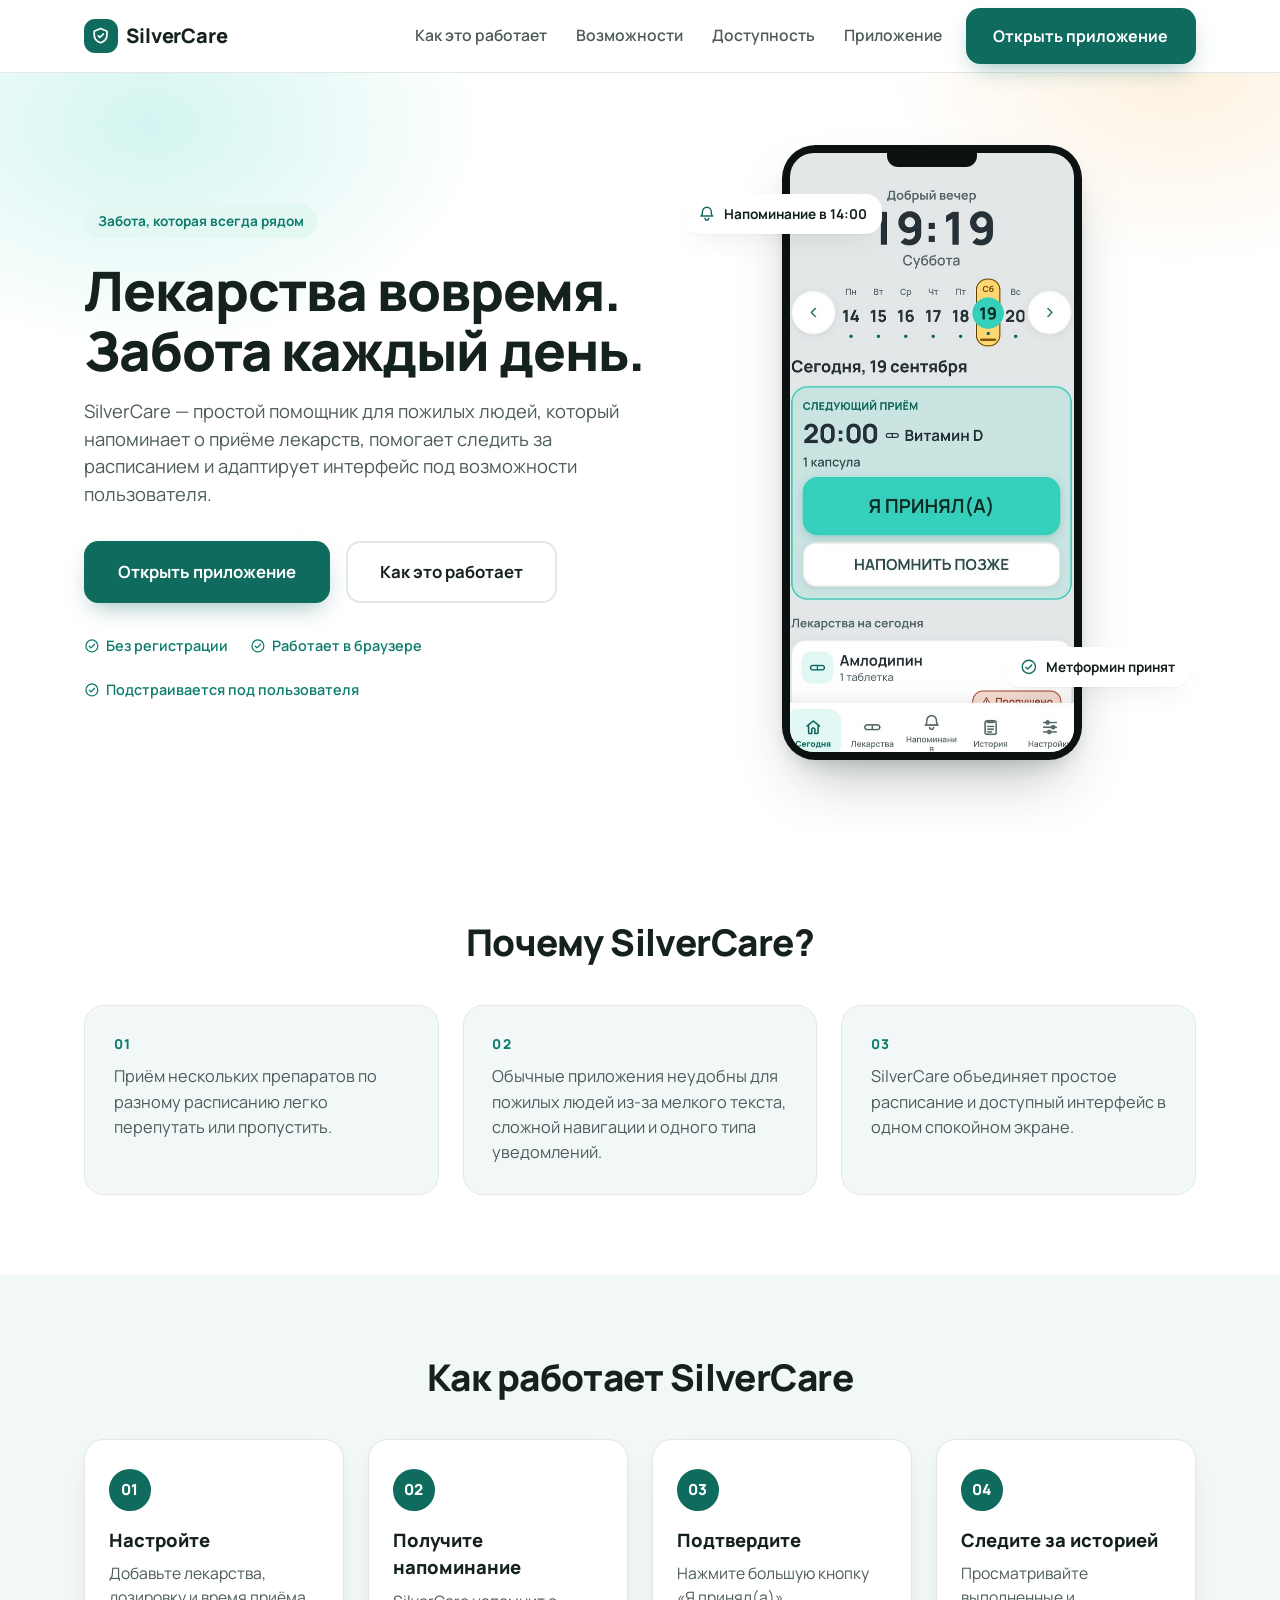
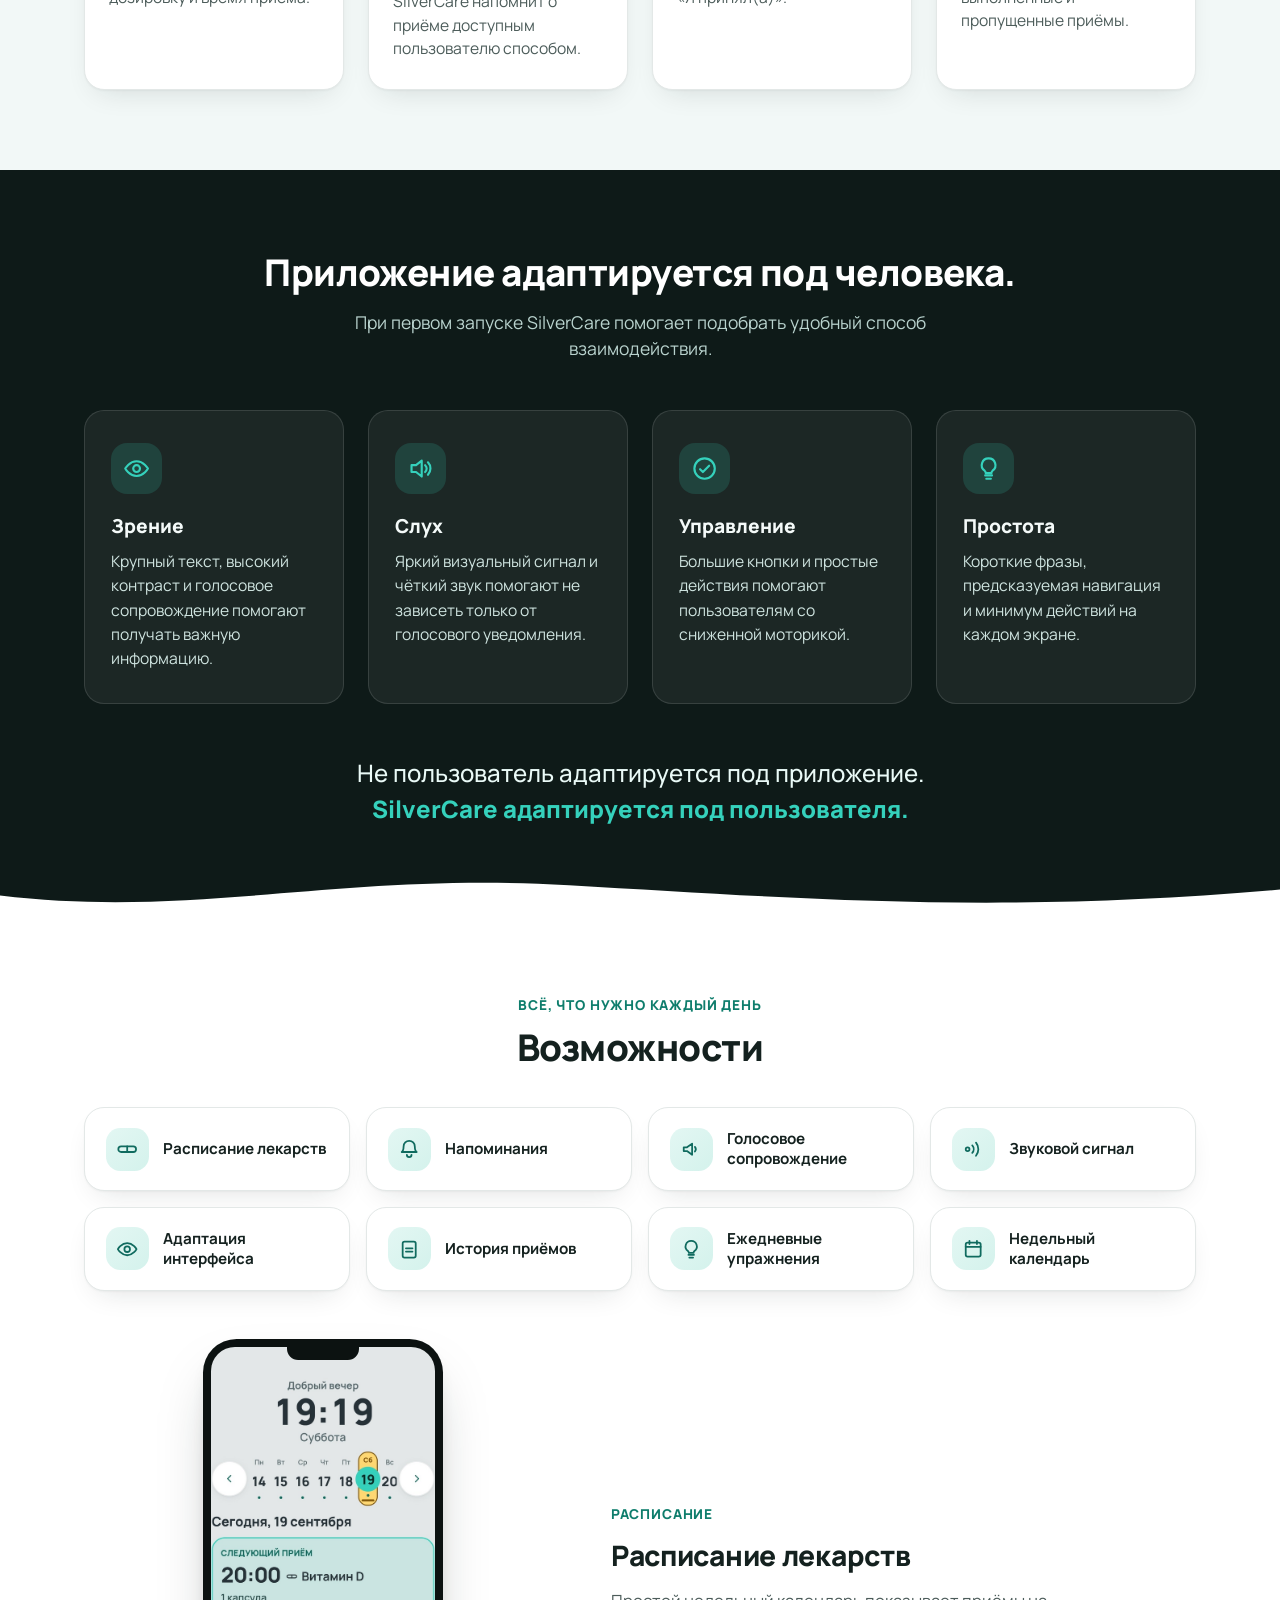
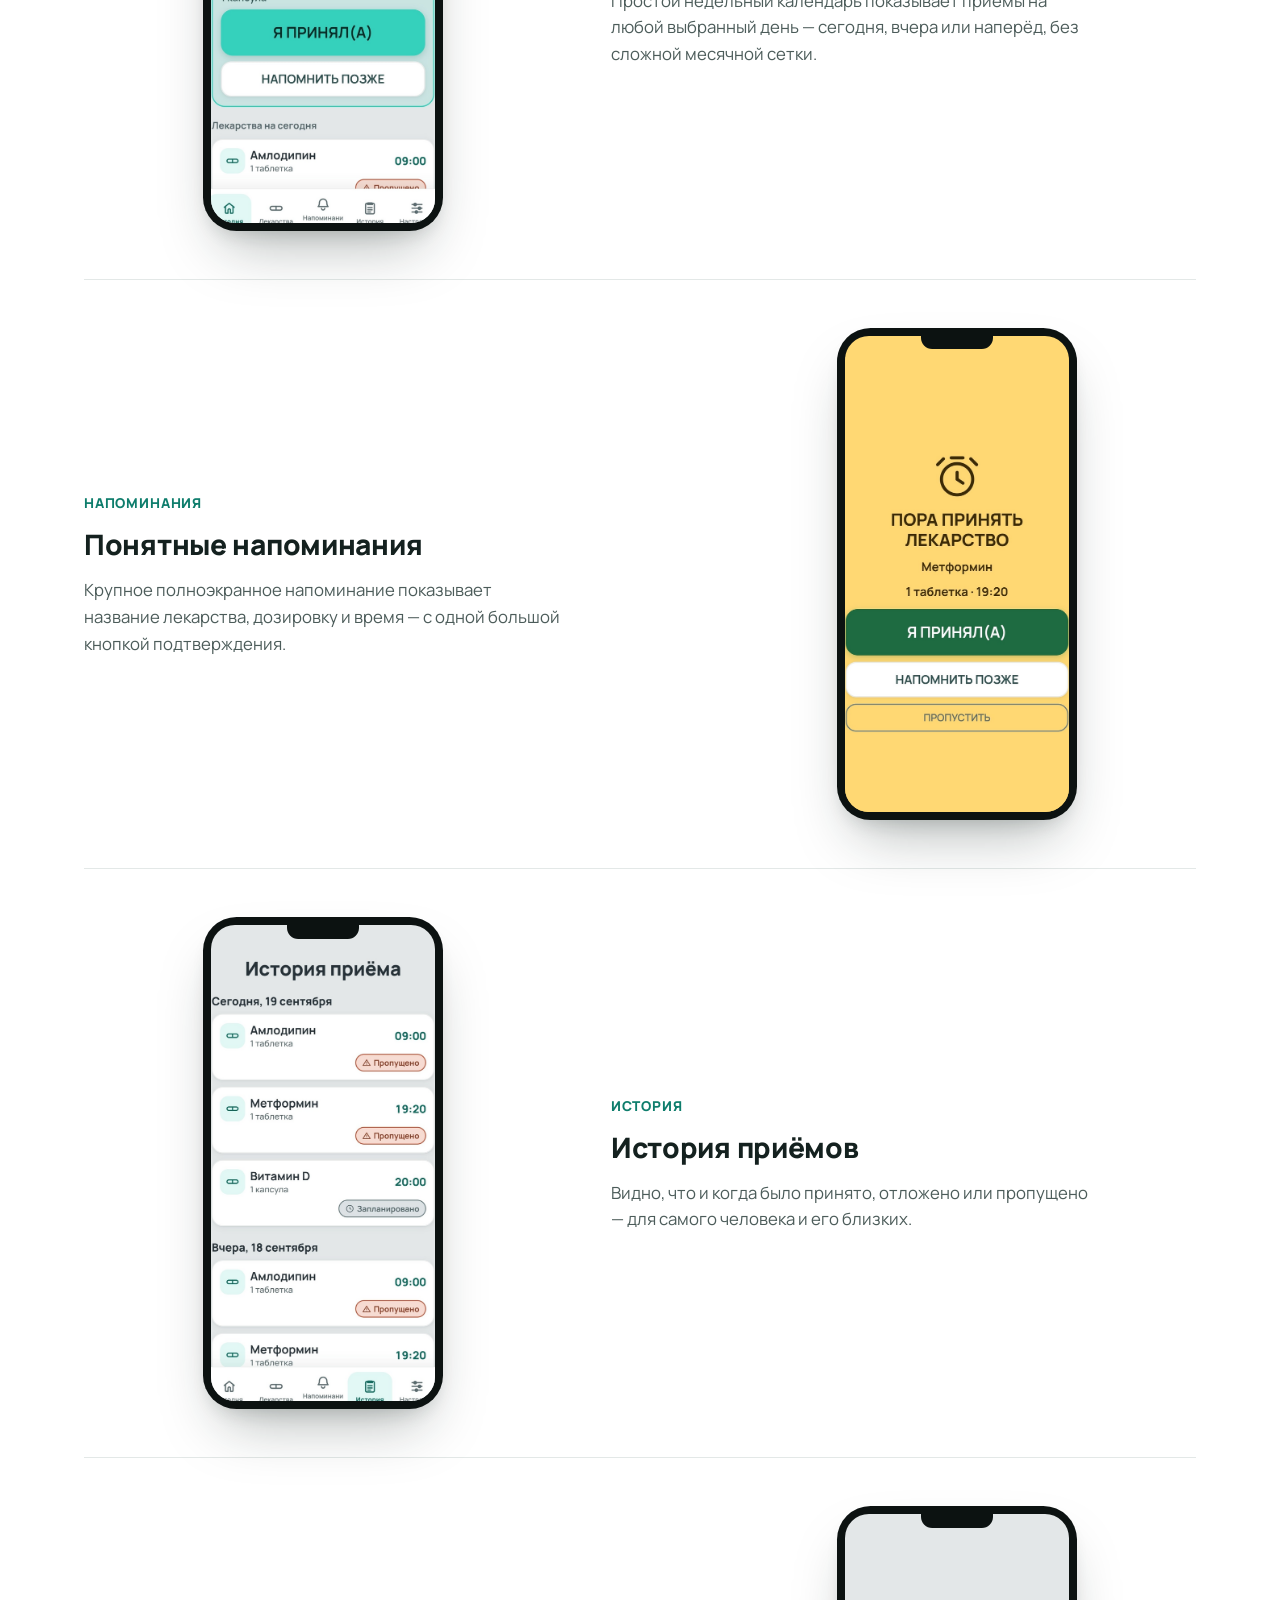
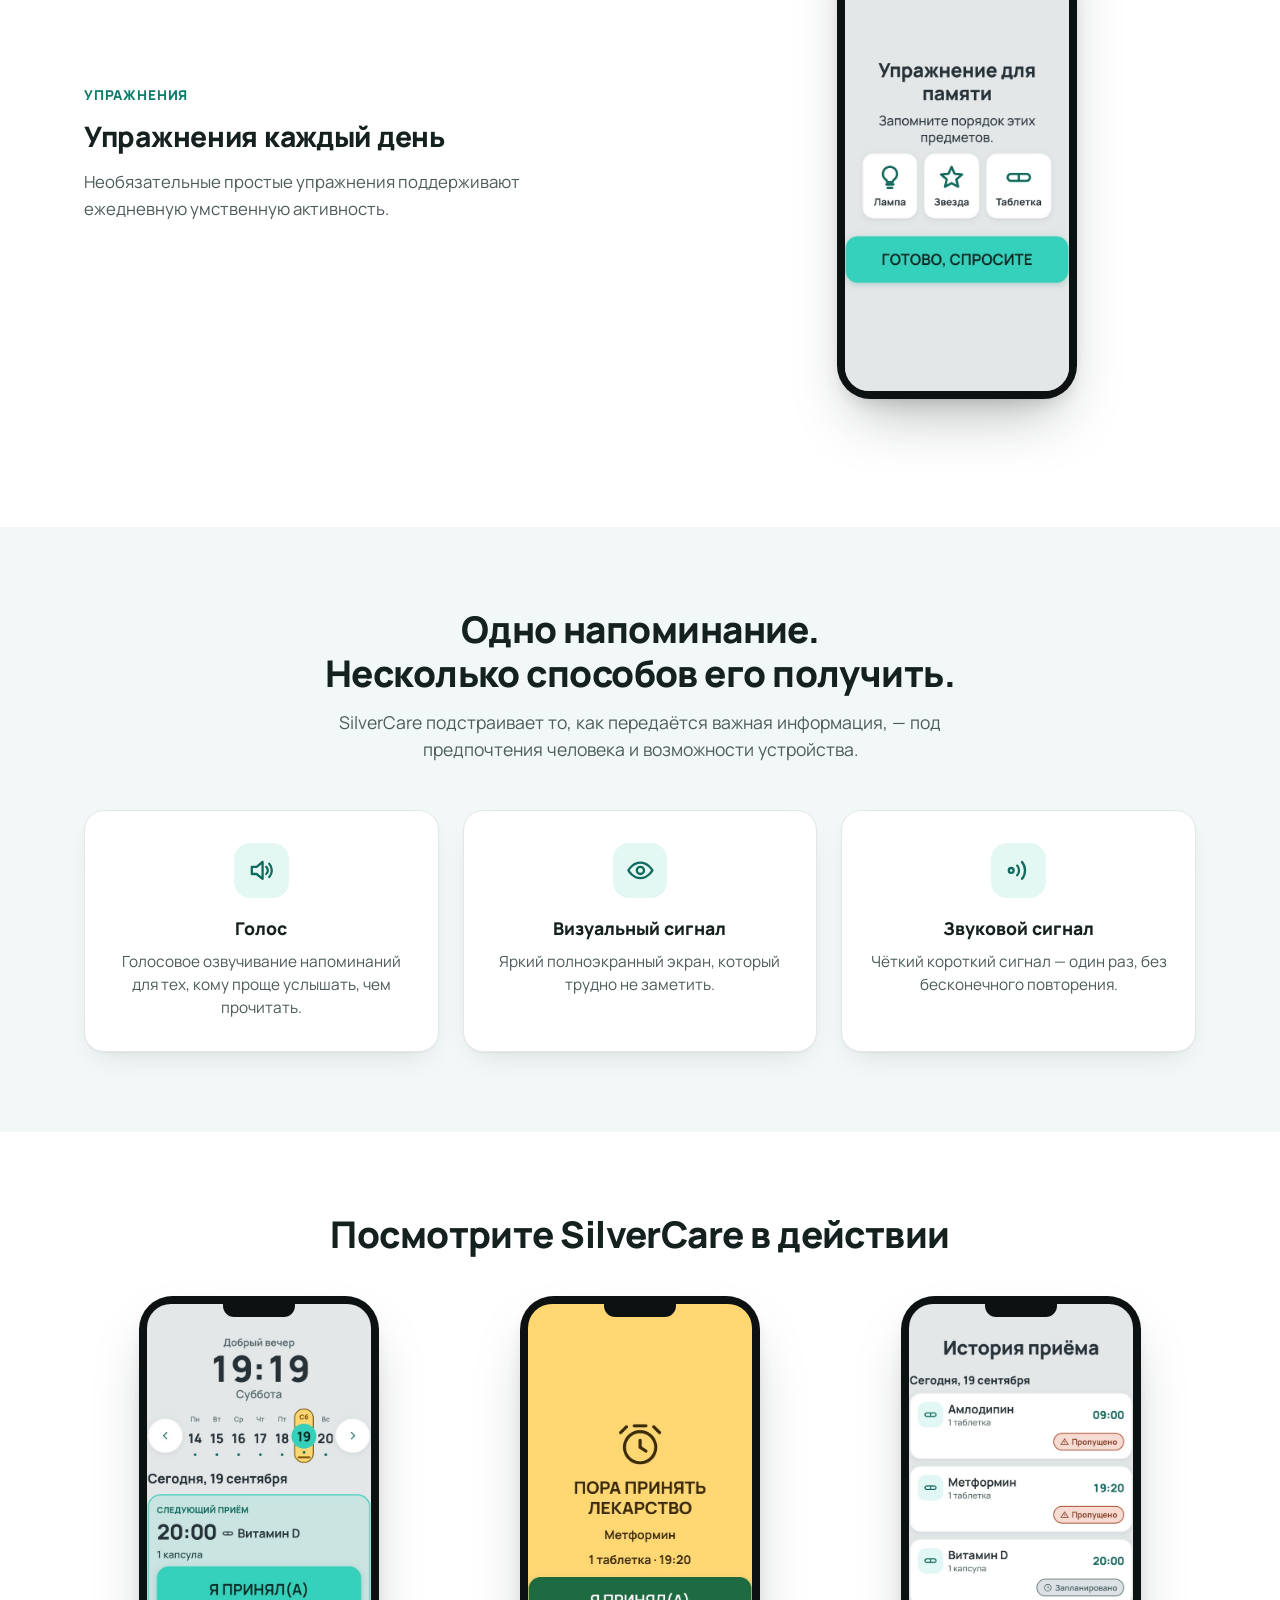
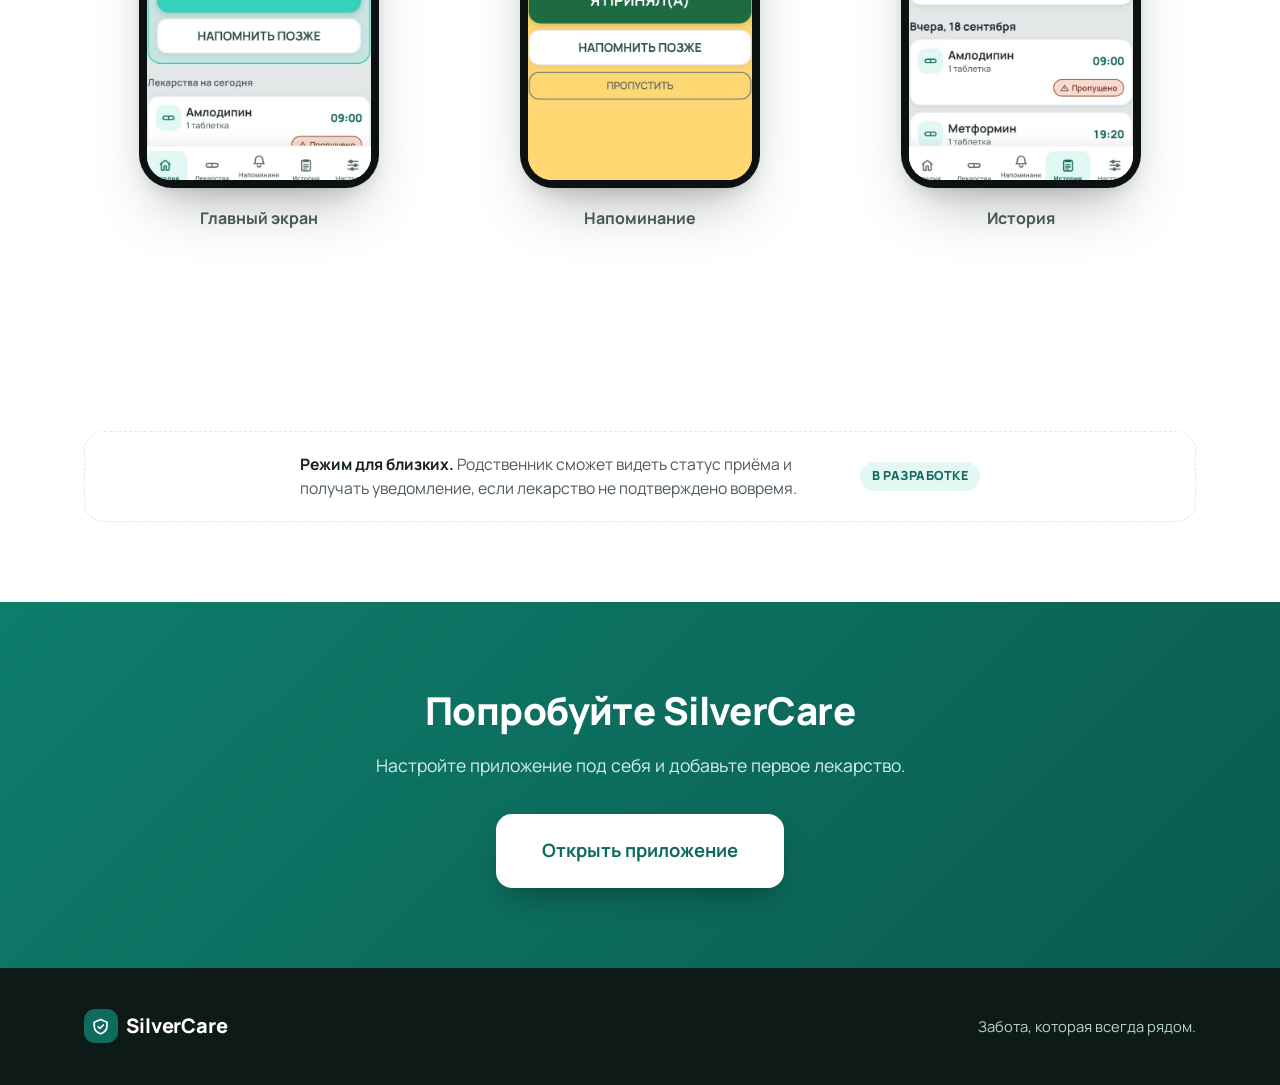
<file: index.html>
<!DOCTYPE html>
<html lang="ru">
<head>
<meta charset="UTF-8" />
<meta name="viewport" content="width=device-width, initial-scale=1.0" />
<title>SilverCare — забота о приёме лекарств для пожилых людей</title>
<meta name="description" content="SilverCare — простой и доступный помощник для пожилых людей: напоминания о лекарствах, недельное расписание и интерфейс, который подстраивается под зрение, слух и моторику пользователя." />
<link rel="preconnect" href="https://fonts.googleapis.com" />
<link rel="preconnect" href="https://fonts.gstatic.com" crossorigin />
<link href="https://fonts.googleapis.com/css2?family=Manrope:wght@500;600;700;800;900&display=swap" rel="stylesheet" />
<link rel="stylesheet" href="landing.css" />
</head>
<body>

<a class="skip-link" href="#main">Перейти к содержанию</a>

<header class="site-header" id="top">
  <div class="wrap header-row">
    <a class="brand" href="#top">
      <span class="brand-mark" aria-hidden="true">
        <svg viewBox="0 0 24 24" class="icon"><path d="M12 3 4 6.5V11c0 5 3.4 8.7 8 10 4.6-1.3 8-5 8-10V6.5L12 3Z"/><path d="M9 12.2l2.1 2.1L15.5 10"/></svg>
      </span>
      SilverCare
    </a>
    <nav class="main-nav" aria-label="Разделы сайта">
      <a href="#how-it-works">Как это работает</a>
      <a href="#features">Возможности</a>
      <a href="#accessibility">Доступность</a>
      <a href="#app-preview">Приложение</a>
    </nav>
    <a class="btn btn-primary header-cta" href="app/index.html">Открыть приложение</a>
    <button class="nav-toggle" id="nav-toggle" aria-expanded="false" aria-controls="mobile-nav" aria-label="Открыть меню">
      <svg viewBox="0 0 24 24" class="icon"><line x1="4" y1="7" x2="20" y2="7"/><line x1="4" y1="12" x2="20" y2="12"/><line x1="4" y1="17" x2="20" y2="17"/></svg>
    </button>
  </div>
  <nav class="mobile-nav" id="mobile-nav" aria-label="Разделы сайта (мобильное меню)" hidden>
    <a href="#how-it-works">Как это работает</a>
    <a href="#features">Возможности</a>
    <a href="#accessibility">Доступность</a>
    <a href="#app-preview">Приложение</a>
    <a class="btn btn-primary" href="app/index.html">Открыть приложение</a>
  </nav>
</header>

<main id="main">

  <!-- ================= HERO ================= -->
  <section class="hero">
    <div class="hero-glow" aria-hidden="true"></div>
    <div class="wrap hero-grid">
      <div class="hero-copy reveal">
        <span class="chip">Забота, которая всегда рядом</span>
        <h1>Лекарства вовремя.<br />Забота&nbsp;каждый&nbsp;день.</h1>
        <p class="hero-text">
          SilverCare — простой помощник для пожилых людей, который напоминает о приёме
          лекарств, помогает следить за расписанием и адаптирует интерфейс под возможности
          пользователя.
        </p>
        <div class="hero-actions">
          <a class="btn btn-primary btn-lg" href="app/index.html">Открыть приложение</a>
          <a class="btn btn-ghost btn-lg" href="#how-it-works">Как это работает</a>
        </div>
        <div class="hero-trust">
          <span><svg viewBox="0 0 24 24" class="icon"><path d="M8 12.5l2.5 2.5L16 9.5"/><circle cx="12" cy="12" r="9"/></svg>Без регистрации</span>
          <span><svg viewBox="0 0 24 24" class="icon"><path d="M8 12.5l2.5 2.5L16 9.5"/><circle cx="12" cy="12" r="9"/></svg>Работает в браузере</span>
          <span><svg viewBox="0 0 24 24" class="icon"><path d="M8 12.5l2.5 2.5L16 9.5"/><circle cx="12" cy="12" r="9"/></svg>Подстраивается под пользователя</span>
        </div>
      </div>
      <div class="hero-visual reveal">
        <div class="phone-frame phone-frame--lg">
          <div class="phone-notch" aria-hidden="true"></div>
          <div class="phone-screen"><img src="assets/mock-today.png" alt="Главный экран приложения SilverCare: часы, недельный календарь и список лекарств на сегодня" /></div>
        </div>
        <div class="floaty floaty--a" aria-hidden="true">
          <svg viewBox="0 0 24 24" class="icon"><path d="M6 9a6 6 0 0 1 12 0c0 4 1.5 6 2 6H4c.5 0 2-2 2-6Z"/><path d="M9.5 18a2.5 2.5 0 0 0 5 0"/></svg>
          <span>Напоминание в 14:00</span>
        </div>
        <div class="floaty floaty--b" aria-hidden="true">
          <svg viewBox="0 0 24 24" class="icon"><path d="M8 12.5l2.5 2.5L16 9.5"/><circle cx="12" cy="12" r="9"/></svg>
          <span>Метформин принят</span>
        </div>
      </div>
    </div>
  </section>

  <!-- ================= PROBLEM ================= -->
  <section class="section">
    <div class="wrap">
      <h2 class="section-title reveal">Почему SilverCare?</h2>
      <div class="problem-grid">
        <div class="problem-card reveal">
          <div class="problem-num">01</div>
          <p>Приём нескольких препаратов по разному расписанию легко перепутать или пропустить.</p>
        </div>
        <div class="problem-card reveal">
          <div class="problem-num">02</div>
          <p>Обычные приложения неудобны для пожилых людей из-за мелкого текста, сложной навигации и одного типа уведомлений.</p>
        </div>
        <div class="problem-card reveal">
          <div class="problem-num">03</div>
          <p>SilverCare объединяет простое расписание и доступный интерфейс в одном спокойном экране.</p>
        </div>
      </div>
    </div>
  </section>

  <!-- ================= HOW IT WORKS ================= -->
  <section class="section section--alt" id="how-it-works">
    <div class="wrap">
      <h2 class="section-title reveal">Как работает SilverCare</h2>
      <div class="steps">
        <div class="step reveal">
          <div class="step-num">01</div>
          <h3>Настройте</h3>
          <p>Добавьте лекарства, дозировку и время приёма.</p>
        </div>
        <div class="step reveal">
          <div class="step-num">02</div>
          <h3>Получите напоминание</h3>
          <p>SilverCare напомнит о приёме доступным пользователю способом.</p>
        </div>
        <div class="step reveal">
          <div class="step-num">03</div>
          <h3>Подтвердите</h3>
          <p>Нажмите большую кнопку «Я принял(а)».</p>
        </div>
        <div class="step reveal">
          <div class="step-num">04</div>
          <h3>Следите за историей</h3>
          <p>Просматривайте выполненные и пропущенные приёмы.</p>
        </div>
      </div>
    </div>
  </section>

  <!-- ================= ACCESSIBILITY ================= -->
  <section class="section section--dark" id="accessibility">
    <div class="wrap">
      <h2 class="section-title section-title--onDark reveal">Приложение адаптируется под человека.</h2>
      <p class="section-lead reveal">При первом запуске SilverCare помогает подобрать удобный способ взаимодействия.</p>
      <div class="access-grid">
        <div class="access-card reveal">
          <span class="access-icon"><svg viewBox="0 0 24 24" class="icon"><path d="M2 12s3.5-6.5 10-6.5S22 12 22 12s-3.5 6.5-10 6.5S2 12 2 12Z"/><circle cx="12" cy="12" r="3"/></svg></span>
          <h3>Зрение</h3>
          <p>Крупный текст, высокий контраст и голосовое сопровождение помогают получать важную информацию.</p>
        </div>
        <div class="access-card reveal">
          <span class="access-icon"><svg viewBox="0 0 24 24" class="icon"><path d="M4 9v6h4l5 4V5L8 9H4Z"/><path d="M16 9a4 4 0 0 1 0 6"/><path d="M18.5 6.5a8 8 0 0 1 0 11"/></svg></span>
          <h3>Слух</h3>
          <p>Яркий визуальный сигнал и чёткий звук помогают не зависеть только от голосового уведомления.</p>
        </div>
        <div class="access-card reveal">
          <span class="access-icon"><svg viewBox="0 0 24 24" class="icon"><circle cx="12" cy="12" r="9"/><path d="M8 12.5l2.5 2.5L16 9.5"/></svg></span>
          <h3>Управление</h3>
          <p>Большие кнопки и простые действия помогают пользователям со сниженной моторикой.</p>
        </div>
        <div class="access-card reveal">
          <span class="access-icon"><svg viewBox="0 0 24 24" class="icon"><path d="M9 18h6"/><path d="M10 21h4"/><path d="M12 3a6 6 0 0 0-3.5 10.9c.6.5 1 1.2 1 2.1h5c0-.9.4-1.6 1-2.1A6 6 0 0 0 12 3Z"/></svg></span>
          <h3>Простота</h3>
          <p>Короткие фразы, предсказуемая навигация и минимум действий на каждом экране.</p>
        </div>
      </div>
      <p class="philosophy reveal">
        Не пользователь адаптируется под приложение.<br />
        <strong>SilverCare адаптируется под пользователя.</strong>
      </p>
    </div>
    <svg class="section-wave" viewBox="0 0 1440 60" preserveAspectRatio="none" aria-hidden="true">
      <path class="section-wave-fill" d="M0,32 C220,64 380,0 640,18 C900,36 1120,58 1440,24 L1440,60 L0,60 Z"></path>
    </svg>
  </section>

  <!-- ================= FEATURE SHOWCASE ================= -->
  <section class="section" id="features">
    <div class="wrap">
      <span class="section-eyebrow reveal">Всё, что нужно каждый день</span>
      <h2 class="section-title reveal">Возможности</h2>

      <div class="mini-feature-grid reveal">
        <div class="mini-feature"><span class="mini-feature-icon"><svg viewBox="0 0 24 24" class="icon"><rect x="2.5" y="9" width="19" height="6" rx="3"/><line x1="12" y1="9" x2="12" y2="15"/></svg></span><span>Расписание лекарств</span></div>
        <div class="mini-feature"><span class="mini-feature-icon"><svg viewBox="0 0 24 24" class="icon"><path d="M6 9a6 6 0 0 1 12 0c0 4 1.5 6 2 6H4c.5 0 2-2 2-6Z"/><path d="M9.5 18a2.5 2.5 0 0 0 5 0"/></svg></span><span>Напоминания</span></div>
        <div class="mini-feature"><span class="mini-feature-icon"><svg viewBox="0 0 24 24" class="icon"><path d="M4 10v4h3.5L13 18V6L7.5 10Z"/><path d="M16 9.5a4 4 0 0 1 0 5"/></svg></span><span>Голосовое сопровождение</span></div>
        <div class="mini-feature"><span class="mini-feature-icon"><svg viewBox="0 0 24 24" class="icon"><circle cx="6" cy="12" r="2"/><path d="M11 8a6 6 0 0 1 0 8"/><path d="M15 5a11 11 0 0 1 0 14"/></svg></span><span>Звуковой сигнал</span></div>
        <div class="mini-feature"><span class="mini-feature-icon"><svg viewBox="0 0 24 24" class="icon"><path d="M2 12s3.5-6.5 10-6.5S22 12 22 12s-3.5 6.5-10 6.5S2 12 2 12Z"/><circle cx="12" cy="12" r="3"/></svg></span><span>Адаптация интерфейса</span></div>
        <div class="mini-feature"><span class="mini-feature-icon"><svg viewBox="0 0 24 24" class="icon"><rect x="5" y="4" width="14" height="17" rx="2"/><line x1="8.5" y1="11" x2="15.5" y2="11"/><line x1="8.5" y1="14.5" x2="15.5" y2="14.5"/></svg></span><span>История приёмов</span></div>
        <div class="mini-feature"><span class="mini-feature-icon"><svg viewBox="0 0 24 24" class="icon"><path d="M9 18h6"/><path d="M10 21h4"/><path d="M12 3a6 6 0 0 0-3.5 10.9c.6.5 1 1.2 1 2.1h5c0-.9.4-1.6 1-2.1A6 6 0 0 0 12 3Z"/></svg></span><span>Ежедневные упражнения</span></div>
        <div class="mini-feature"><span class="mini-feature-icon"><svg viewBox="0 0 24 24" class="icon"><rect x="4" y="5" width="16" height="15" rx="2"/><line x1="4" y1="9.5" x2="20" y2="9.5"/><line x1="8" y1="3" x2="8" y2="6.5"/><line x1="16" y1="3" x2="16" y2="6.5"/></svg></span><span>Недельный календарь</span></div>
      </div>

      <div class="feature-row reveal">
        <div class="feature-visual">
          <div class="phone-frame">
            <div class="phone-notch" aria-hidden="true"></div>
            <div class="phone-screen"><img src="assets/mock-today.png" alt="Недельный календарь и расписание лекарств на выбранный день" /></div>
          </div>
        </div>
        <div class="feature-copy">
          <span class="eyebrow">Расписание</span>
          <h3>Расписание лекарств</h3>
          <p>Простой недельный календарь показывает приёмы на любой выбранный день — сегодня, вчера или наперёд, без сложной месячной сетки.</p>
        </div>
      </div>

      <div class="feature-row feature-row--reverse reveal">
        <div class="feature-visual">
          <div class="phone-frame phone-frame--amber">
            <div class="phone-notch" aria-hidden="true"></div>
            <div class="phone-screen"><img src="assets/mock-alert.png" alt="Полноэкранное напоминание с названием лекарства, дозировкой и крупной кнопкой подтверждения" /></div>
          </div>
        </div>
        <div class="feature-copy">
          <span class="eyebrow">Напоминания</span>
          <h3>Понятные напоминания</h3>
          <p>Крупное полноэкранное напоминание показывает название лекарства, дозировку и время — с одной большой кнопкой подтверждения.</p>
        </div>
      </div>

      <div class="feature-row reveal">
        <div class="feature-visual">
          <div class="phone-frame">
            <div class="phone-notch" aria-hidden="true"></div>
            <div class="phone-screen"><img src="assets/mock-history.png" alt="История приёма лекарств за несколько дней со статусами Принято и Пропущено" /></div>
          </div>
        </div>
        <div class="feature-copy">
          <span class="eyebrow">История</span>
          <h3>История приёмов</h3>
          <p>Видно, что и когда было принято, отложено или пропущено — для самого человека и его близких.</p>
        </div>
      </div>

      <div class="feature-row feature-row--reverse reveal">
        <div class="feature-visual">
          <div class="phone-frame">
            <div class="phone-notch" aria-hidden="true"></div>
            <div class="phone-screen"><img src="assets/mock-exercise.png" alt="Простое ежедневное упражнение на память с вариантами ответа" /></div>
          </div>
        </div>
        <div class="feature-copy">
          <span class="eyebrow">Упражнения</span>
          <h3>Упражнения каждый день</h3>
          <p>Необязательные простые упражнения поддерживают ежедневную умственную активность.</p>
        </div>
      </div>
    </div>
  </section>

  <!-- ================= MULTIMODAL ================= -->
  <section class="section section--alt">
    <div class="wrap">
      <h2 class="section-title reveal">Одно напоминание.<br />Несколько способов его получить.</h2>
      <p class="section-lead reveal">SilverCare подстраивает то, как передаётся важная информация, — под предпочтения человека и возможности устройства.</p>
      <div class="modal-grid">
        <div class="modal-card reveal">
          <span class="modal-icon"><svg viewBox="0 0 24 24" class="icon"><path d="M4 9v6h4l5 4V5L8 9H4Z"/><path d="M16 9a4 4 0 0 1 0 6"/><path d="M18.5 6.5a8 8 0 0 1 0 11"/></svg></span>
          <h3>Голос</h3>
          <p>Голосовое озвучивание напоминаний для тех, кому проще услышать, чем прочитать.</p>
        </div>
        <div class="modal-card reveal">
          <span class="modal-icon"><svg viewBox="0 0 24 24" class="icon"><path d="M2 12s3.5-6.5 10-6.5S22 12 22 12s-3.5 6.5-10 6.5S2 12 2 12Z"/><circle cx="12" cy="12" r="3"/></svg></span>
          <h3>Визуальный сигнал</h3>
          <p>Яркий полноэкранный экран, который трудно не заметить.</p>
        </div>
        <div class="modal-card reveal">
          <span class="modal-icon"><svg viewBox="0 0 24 24" class="icon"><circle cx="6" cy="12" r="2"/><path d="M11 8a6 6 0 0 1 0 8"/><path d="M15 5a11 11 0 0 1 0 14"/></svg></span>
          <h3>Звуковой сигнал</h3>
          <p>Чёткий короткий сигнал — один раз, без бесконечного повторения.</p>
        </div>
      </div>
    </div>
  </section>

  <!-- ================= APP PREVIEW ================= -->
  <section class="section" id="app-preview">
    <div class="wrap">
      <h2 class="section-title reveal">Посмотрите SilverCare в действии</h2>
      <div class="preview-grid">
        <div class="preview-item reveal">
          <div class="phone-frame">
            <div class="phone-notch" aria-hidden="true"></div>
            <div class="phone-screen"><img src="assets/mock-today.png" alt="Главный экран SilverCare" /></div>
          </div>
          <p>Главный экран</p>
        </div>
        <div class="preview-item reveal">
          <div class="phone-frame phone-frame--amber">
            <div class="phone-notch" aria-hidden="true"></div>
            <div class="phone-screen"><img src="assets/mock-alert.png" alt="Напоминание о приёме лекарства" /></div>
          </div>
          <p>Напоминание</p>
        </div>
        <div class="preview-item reveal">
          <div class="phone-frame">
            <div class="phone-notch" aria-hidden="true"></div>
            <div class="phone-screen"><img src="assets/mock-history.png" alt="История приёма лекарств" /></div>
          </div>
          <p>История</p>
        </div>
      </div>
    </div>
  </section>

  <!-- ================= CAREGIVER TEASER (V2, not functional) ================= -->
  <section class="section">
    <div class="wrap">
      <div class="caregiver-teaser reveal">
        <p><strong>Режим для близких.</strong> Родственник сможет видеть статус приёма и получать уведомление, если лекарство не подтверждено вовремя.</p>
        <span class="badge-soon">В разработке</span>
      </div>
    </div>
  </section>

  <!-- ================= FINAL CTA ================= -->
  <section class="final-cta">
    <div class="wrap final-cta-inner reveal">
      <h2>Попробуйте SilverCare</h2>
      <p>Настройте приложение под себя и добавьте первое лекарство.</p>
      <a class="btn btn-primary btn-xl" href="app/index.html">Открыть приложение</a>
    </div>
  </section>

</main>

<footer class="site-footer">
  <div class="wrap footer-row">
    <span class="brand brand--footer">
      <span class="brand-mark" aria-hidden="true">
        <svg viewBox="0 0 24 24" class="icon"><path d="M12 3 4 6.5V11c0 5 3.4 8.7 8 10 4.6-1.3 8-5 8-10V6.5L12 3Z"/><path d="M9 12.2l2.1 2.1L15.5 10"/></svg>
      </span>
      SilverCare
    </span>
    <p>Забота, которая всегда рядом.</p>
  </div>
</footer>

<script src="landing.js"></script>
</body>
</html>
</file>
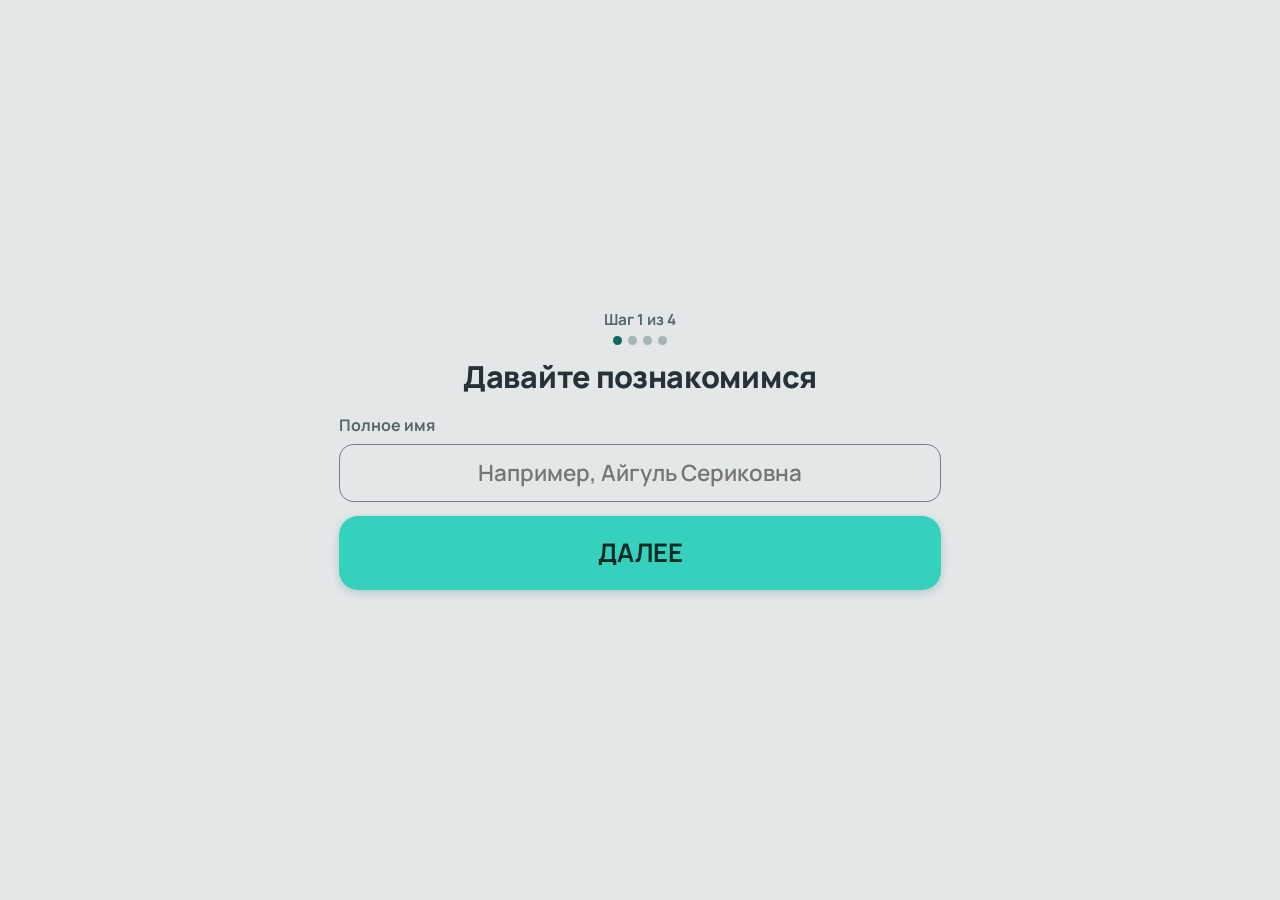
<file: app/index.html>
<!DOCTYPE html>
<html lang="ru">
<head>
<meta charset="UTF-8" />
<meta name="viewport" content="width=device-width, initial-scale=1.0, maximum-scale=5.0" />
<title>SilverCare — напоминания о лекарствах</title>
<meta name="description" content="SilverCare — простое приложение для напоминаний о приёме лекарств" />
<link rel="manifest" href="manifest.json" />
<meta name="theme-color" content="#106b5f" />
<link rel="icon" type="image/png" sizes="32x32" href="icons/favicon-32.png" />
<link rel="apple-touch-icon" href="icons/apple-touch-icon.png" />
<link rel="preconnect" href="https://fonts.googleapis.com" />
<link rel="preconnect" href="https://fonts.gstatic.com" crossorigin />
<link href="https://fonts.googleapis.com/css2?family=Manrope:wght@500;600;700;800&display=swap" rel="stylesheet" />
<link rel="stylesheet" href="styles.css" />
</head>
<body>
  <!-- Live region for screen readers: announces important changes -->
  <div id="sr-announcer" aria-live="polite" class="sr-only"></div>

  <main id="app" role="main">
    <!-- App is rendered here by app.js -->
    <p>Загрузка SilverCare…</p>
  </main>

  <script src="app.js"></script>
</body>
</html>
</file>
<file: landing.css>
/* =========================================================================
   SilverCare — marketing landing page styles
   A separate, more expressive design system from the app itself: this is
   for browsing on a normal screen (judges, family, curious visitors), not
   for the accessible in-hand experience — that lives at /app.
   ========================================================================= */

* {
  box-sizing: border-box;
}

:root {
  --ink: #14211f;
  --ink-soft: #4c5c5a;
  --bg: #ffffff;
  --bg-alt: #f2f8f7;
  --bg-dark: #0e1a18;
  --border: #e3e8e7;

  --mint: #0e7d6c;
  --mint-bright: #35d1bc;
  --mint-dark: #106b5f;
  --mint-pale: #e3f7f3;

  --amber: #f2a93b;
  --amber-dark: #7a5005;
  --amber-pale: #fff3d6;

  --shadow-card: 0 1px 2px rgba(20, 33, 31, 0.04), 0 12px 30px -14px rgba(20, 33, 31, 0.16);
  --shadow-phone: 0 30px 60px -20px rgba(20, 33, 31, 0.35), 0 10px 20px -10px rgba(20, 33, 31, 0.2);
  --shadow-btn: 0 10px 24px -8px rgba(16, 107, 95, 0.45);

  --radius-lg: 1.75rem;
  --radius-md: 1.25rem;
  --radius-sm: 0.85rem;

  font-size: 16px;
}

html {
  scroll-behavior: smooth;
}
@media (prefers-reduced-motion: reduce) {
  html { scroll-behavior: auto; }
  * { animation-duration: 0.01ms !important; animation-iteration-count: 1 !important; transition-duration: 0.01ms !important; }
}

body {
  margin: 0;
  background: var(--bg);
  color: var(--ink);
  font-family: "Manrope", "Segoe UI", Verdana, Arial, sans-serif;
  line-height: 1.5;
  -webkit-font-smoothing: antialiased;
  overflow-x: hidden;
}

img {
  max-width: 100%;
  display: block;
}

.icon {
  width: 1em;
  height: 1em;
  stroke: currentColor;
  fill: none;
  stroke-width: 1.9;
  stroke-linecap: round;
  stroke-linejoin: round;
  display: inline-block;
}

.wrap {
  max-width: 1160px;
  margin: 0 auto;
  padding: 0 1.5rem;
}

.skip-link {
  position: absolute;
  left: -9999px;
  top: 0;
  background: var(--mint-dark);
  color: #fff;
  padding: 0.75rem 1.25rem;
  border-radius: 0 0 0.6rem 0;
  z-index: 200;
}
.skip-link:focus {
  left: 0;
}

/* ---- Buttons ------------------------------------------------------------ */
.btn {
  display: inline-flex;
  align-items: center;
  justify-content: center;
  gap: 0.5em;
  font-family: inherit;
  font-weight: 700;
  font-size: 1rem;
  text-decoration: none;
  border-radius: 0.9rem;
  padding: 0.85em 1.6em;
  border: 2px solid transparent;
  cursor: pointer;
  transition: transform 0.15s ease, box-shadow 0.15s ease, background 0.15s ease, border-color 0.15s ease;
  white-space: nowrap;
}
.btn:active {
  transform: translateY(1px);
}
.btn-primary {
  background: var(--mint-dark);
  color: #ffffff;
  box-shadow: var(--shadow-btn);
}
.btn-primary:hover {
  background: #0c5e53;
  transform: translateY(-1px);
}
.btn-ghost {
  background: transparent;
  color: var(--ink);
  border-color: var(--border);
}
.btn-ghost:hover {
  border-color: var(--mint-dark);
  color: var(--mint-dark);
}
.btn-lg {
  padding: 1em 1.9em;
  font-size: 1.05rem;
}
.btn-xl {
  padding: 1.15em 2.4em;
  font-size: 1.15rem;
  border-radius: 1rem;
}
a.btn, button.btn {
  font-family: inherit;
}
:focus-visible {
  outline: 3px solid var(--mint-dark);
  outline-offset: 2px;
}

/* ---- Header --------------------------------------------------------------- */
.site-header {
  position: sticky;
  top: 0;
  z-index: 100;
  background: #ffffff;
  border-bottom: 1px solid var(--border);
}
.header-row {
  display: flex;
  align-items: center;
  gap: 1.5rem;
  height: 4.5rem;
}
.brand {
  display: inline-flex;
  align-items: center;
  gap: 0.55rem;
  font-weight: 800;
  font-size: 1.25rem;
  color: var(--ink);
  text-decoration: none;
  letter-spacing: -0.01em;
}
.brand-mark {
  display: inline-flex;
  align-items: center;
  justify-content: center;
  width: 2.1rem;
  height: 2.1rem;
  border-radius: 0.7rem;
  background: var(--mint-dark);
  color: #fff;
}
.brand-mark .icon {
  width: 1.2rem;
  height: 1.2rem;
  stroke-width: 2.1;
}
.main-nav {
  display: flex;
  gap: 1.8rem;
  margin-left: auto;
}
.main-nav a {
  color: var(--ink-soft);
  text-decoration: none;
  font-weight: 600;
  font-size: 0.98rem;
  transition: color 0.15s ease;
}
.main-nav a:hover {
  color: var(--mint-dark);
}
.header-cta {
  flex-shrink: 0;
}
.nav-toggle {
  display: none;
  margin-left: auto;
  background: transparent;
  border: 1px solid var(--border);
  border-radius: 0.6rem;
  width: 2.6rem;
  height: 2.6rem;
  align-items: center;
  justify-content: center;
  color: var(--ink);
  cursor: pointer;
}
.mobile-nav {
  display: none;
  flex-direction: column;
  gap: 0.2rem;
  padding: 0.5rem 1.5rem 1.25rem;
  border-top: 1px solid var(--border);
}
.mobile-nav a {
  padding: 0.7rem 0.2rem;
  color: var(--ink);
  text-decoration: none;
  font-weight: 600;
  border-bottom: 1px solid var(--border);
}
.mobile-nav .btn {
  margin-top: 0.8rem;
}
.mobile-nav.is-open {
  display: flex;
}

@media (max-width: 860px) {
  .main-nav,
  .header-cta {
    display: none;
  }
  .nav-toggle {
    display: inline-flex;
  }
}

/* ---- Reveal-on-scroll ------------------------------------------------------ */
.reveal {
  opacity: 0;
  transform: translateY(16px);
  transition: opacity 0.6s ease, transform 0.6s ease;
}
.reveal.is-visible {
  opacity: 1;
  transform: none;
}

/* ---- Hero ------------------------------------------------------------------ */
.hero {
  position: relative;
  padding: 4.5rem 0 5rem;
  overflow: hidden;
}
.hero-glow {
  position: absolute;
  inset: -10% -10% auto -10%;
  height: 640px;
  background:
    radial-gradient(480px 320px at 18% 20%, rgba(53, 209, 188, 0.22), transparent 70%),
    radial-gradient(420px 300px at 85% 10%, rgba(242, 169, 59, 0.16), transparent 70%);
  pointer-events: none;
  z-index: 0;
}
.hero-grid {
  position: relative;
  z-index: 1;
  display: grid;
  grid-template-columns: 1.05fr 0.95fr;
  gap: 3rem;
  align-items: center;
}
.chip {
  display: inline-flex;
  align-items: center;
  gap: 0.4em;
  background: var(--mint-pale);
  color: var(--mint);
  font-weight: 700;
  font-size: 0.85rem;
  padding: 0.5em 1em;
  border-radius: 999px;
  margin-bottom: 1.4rem;
}
.hero-copy h1 {
  font-size: clamp(2.1rem, 4.4vw, 3.4rem);
  line-height: 1.1;
  font-weight: 800;
  letter-spacing: -0.02em;
  margin: 0 0 1.1rem;
}
.hero-text {
  font-size: 1.15rem;
  color: var(--ink-soft);
  max-width: 34rem;
  margin: 0 0 2rem;
}
.hero-actions {
  display: flex;
  flex-wrap: wrap;
  gap: 1rem;
  margin-bottom: 2rem;
}
.hero-trust {
  display: flex;
  flex-wrap: wrap;
  gap: 1.4rem;
  color: var(--ink-soft);
  font-size: 0.9rem;
  font-weight: 600;
}
.hero-trust span {
  display: inline-flex;
  align-items: center;
  gap: 0.4em;
  color: var(--mint);
}
.hero-trust .icon {
  width: 1.1em;
  height: 1.1em;
}

.hero-visual {
  position: relative;
  display: flex;
  justify-content: center;
}
.floaty {
  position: absolute;
  display: flex;
  align-items: center;
  gap: 0.6em;
  background: #ffffff;
  border-radius: 1rem;
  padding: 0.7em 1.1em;
  box-shadow: var(--shadow-card);
  font-weight: 700;
  font-size: 0.85rem;
  color: var(--ink);
}
.floaty .icon {
  width: 1.3em;
  height: 1.3em;
  color: var(--mint-dark);
  flex-shrink: 0;
}
.floaty--a {
  top: 8%;
  left: -2%;
}
.floaty--b {
  bottom: 12%;
  right: -4%;
}
@media (max-width: 640px) {
  .floaty { display: none; }
}

/* ---- Phone mockup ----------------------------------------------------------- */
.phone-frame {
  position: relative;
  width: 240px;
  aspect-ratio: 390 / 800;
  background: #0c1211;
  border-radius: 2.1rem;
  padding: 0.5rem;
  box-shadow: var(--shadow-phone);
  overflow: hidden;
  flex-shrink: 0;
}
/* The screen itself carries the app's own background, so the sliver the
   notch sits on reads as a status bar rather than an oversized bezel.
   The screenshot is nudged down by translateY, clearing the notch —
   our screenshots have no native status bar of their own, so without
   this the notch would land right on top of the clock/heading text. */
.phone-screen {
  position: relative;
  width: 100%;
  height: 100%;
  border-radius: 1.5rem;
  overflow: hidden;
  background: #e3e7e8;
}
.phone-frame--amber .phone-screen {
  background: #ffd873;
}
.phone-screen img {
  position: absolute;
  inset: 0;
  width: 100%;
  height: 100%;
  object-fit: cover;
  object-position: top center;
  transform: translateY(1.5rem);
}
.phone-notch {
  position: absolute;
  top: 0.5rem;
  left: 50%;
  transform: translateX(-50%);
  width: 30%;
  height: 0.85rem;
  background: #0c1211;
  border-radius: 0 0 0.7rem 0.7rem;
  z-index: 2;
}
.phone-frame--lg {
  width: 280px;
}
@media (min-width: 640px) {
  .phone-frame--lg {
    width: 300px;
  }
}

/* ---- Sections --------------------------------------------------------------- */
.section {
  padding: 5rem 0;
}
/* Land nicely below the sticky header instead of tucking right under it
   when a nav link jumps here. */
#how-it-works,
#accessibility,
#features,
#app-preview {
  scroll-margin-top: 88px;
}
.section--alt {
  background: var(--bg-alt);
}
.section-title {
  font-size: clamp(1.7rem, 3vw, 2.3rem);
  font-weight: 800;
  letter-spacing: -0.015em;
  text-align: center;
  margin: 0 0 0.9rem;
  line-height: 1.2;
}
.section-lead {
  text-align: center;
  color: var(--ink-soft);
  font-size: 1.1rem;
  max-width: 42rem;
  margin: 0 auto 3rem;
}
.section-title:only-child,
.section-title:last-child {
  margin-bottom: 0;
}

/* ---- Problem section --------------------------------------------------------- */
.problem-grid {
  display: grid;
  grid-template-columns: repeat(3, 1fr);
  gap: 1.5rem;
  margin-top: 2.5rem;
}
.problem-card {
  background: var(--bg-alt);
  border: 1px solid var(--border);
  border-radius: var(--radius-md);
  padding: 1.8rem;
}
.problem-num {
  font-size: 0.85rem;
  font-weight: 800;
  color: var(--mint);
  letter-spacing: 0.08em;
  margin-bottom: 0.6rem;
}
.problem-card p {
  margin: 0;
  color: var(--ink-soft);
  font-size: 1.02rem;
  line-height: 1.55;
}

/* ---- How it works ------------------------------------------------------------- */
.steps {
  display: grid;
  grid-template-columns: repeat(4, 1fr);
  gap: 1.5rem;
  margin-top: 2.5rem;
  position: relative;
}
.step {
  background: var(--bg);
  border: 1px solid var(--border);
  border-radius: var(--radius-md);
  padding: 1.8rem 1.5rem;
  box-shadow: var(--shadow-card);
  position: relative;
}
.step-num {
  display: inline-flex;
  align-items: center;
  justify-content: center;
  width: 2.6rem;
  height: 2.6rem;
  border-radius: 50%;
  background: var(--mint-dark);
  color: #fff;
  font-weight: 800;
  font-size: 0.95rem;
  margin-bottom: 1rem;
}
.step h3 {
  font-size: 1.15rem;
  margin: 0 0 0.5rem;
  font-weight: 800;
}
.step p {
  margin: 0;
  color: var(--ink-soft);
  font-size: 0.98rem;
  line-height: 1.5;
}

/* ---- Accessibility (dark) ------------------------------------------------------ */
.section--dark {
  background: var(--bg-dark);
  color: #f4faf9;
  position: relative;
}
/* Soft curved seam into the next (light) section, instead of a hard edge. */
.section-wave {
  position: absolute;
  left: 0;
  bottom: -1px;
  width: 100%;
  height: 44px;
  display: block;
}
.section-wave-fill {
  fill: var(--bg);
}
@media (max-width: 560px) {
  .section-wave {
    height: 26px;
  }
}
.section-title--onDark {
  color: #ffffff;
}
.section--dark .section-lead {
  color: #b9d3ce;
}
.access-grid {
  display: grid;
  grid-template-columns: repeat(auto-fit, minmax(220px, 1fr));
  gap: 1.5rem;
  margin-top: 0;
}
.access-card {
  background: rgba(255, 255, 255, 0.06);
  border: 1px solid rgba(255, 255, 255, 0.12);
  border-radius: var(--radius-md);
  padding: 2rem 1.6rem;
  text-align: left;
}
.access-icon {
  display: inline-flex;
  align-items: center;
  justify-content: center;
  width: 3.2rem;
  height: 3.2rem;
  border-radius: 1rem;
  background: rgba(53, 209, 188, 0.16);
  color: var(--mint-bright);
  margin-bottom: 1.1rem;
}
.access-icon .icon {
  width: 1.7rem;
  height: 1.7rem;
}
.access-card h3 {
  font-size: 1.2rem;
  margin: 0 0 0.55rem;
  font-weight: 800;
}
.access-card p {
  margin: 0;
  color: #cfe4e0;
  font-size: 0.98rem;
  line-height: 1.55;
}
.philosophy {
  text-align: center;
  font-size: clamp(1.15rem, 2.4vw, 1.5rem);
  color: #eafaf7;
  margin: 3.2rem 0 0.5rem;
  line-height: 1.5;
  font-weight: 500;
}
.philosophy strong {
  color: var(--mint-bright);
  font-weight: 800;
}

/* ---- Feature showcase ----------------------------------------------------------- */
.feature-row {
  display: grid;
  grid-template-columns: 0.9fr 1.1fr;
  gap: 3rem;
  align-items: center;
  padding: 3rem 0;
  border-bottom: 1px solid var(--border);
}
.feature-row:last-child {
  border-bottom: none;
}
.feature-row--reverse {
  grid-template-columns: 1.1fr 0.9fr;
}
.feature-row--reverse .feature-visual {
  order: 2;
}
.feature-visual {
  display: flex;
  justify-content: center;
}
.eyebrow {
  display: inline-block;
  color: var(--mint);
  font-weight: 800;
  font-size: 0.85rem;
  letter-spacing: 0.06em;
  text-transform: uppercase;
  margin-bottom: 0.6rem;
}
.feature-copy h3 {
  font-size: clamp(1.4rem, 2.2vw, 1.8rem);
  margin: 0 0 0.7rem;
  font-weight: 800;
  letter-spacing: -0.01em;
}
.feature-copy p {
  color: var(--ink-soft);
  font-size: 1.05rem;
  line-height: 1.6;
  margin: 0;
  max-width: 30rem;
}

/* ---- Multimodal ------------------------------------------------------------------ */
.modal-grid {
  display: grid;
  grid-template-columns: repeat(3, 1fr);
  gap: 1.5rem;
  margin-top: 2.5rem;
}
.modal-card {
  background: var(--bg);
  border: 1px solid var(--border);
  border-radius: var(--radius-md);
  padding: 2rem 1.6rem;
  text-align: center;
  box-shadow: var(--shadow-card);
}
.modal-icon {
  display: inline-flex;
  align-items: center;
  justify-content: center;
  width: 3.4rem;
  height: 3.4rem;
  border-radius: 1rem;
  background: var(--mint-pale);
  color: var(--mint-dark);
  margin-bottom: 1.1rem;
}
.modal-icon .icon {
  width: 1.8rem;
  height: 1.8rem;
}
.modal-card h3 {
  margin: 0 0 0.5rem;
  font-size: 1.1rem;
  font-weight: 800;
}
.modal-card p {
  margin: 0;
  color: var(--ink-soft);
  font-size: 0.96rem;
  line-height: 1.5;
}

/* ---- Compact feature icon grid ---------------------------------------------------- */
.section-eyebrow {
  display: block;
  text-align: center;
  color: var(--mint);
  font-weight: 800;
  font-size: 0.85rem;
  letter-spacing: 0.06em;
  text-transform: uppercase;
  margin-bottom: 0.6rem;
}
.mini-feature-grid {
  display: grid;
  grid-template-columns: repeat(4, 1fr);
  gap: 1rem;
  margin-top: 2.4rem;
}
.mini-feature {
  display: flex;
  align-items: center;
  gap: 0.85rem;
  min-width: 0;
  background: var(--bg);
  border: 1px solid var(--border);
  border-radius: var(--radius-md);
  padding: 1.2rem 1.3rem;
  box-shadow: var(--shadow-card);
  transition: transform 0.15s ease, box-shadow 0.15s ease, border-color 0.15s ease;
}
.mini-feature:hover,
.mini-feature:active {
  transform: translateY(-2px);
  border-color: var(--mint-bright);
  box-shadow: 0 10px 24px -14px rgba(20, 33, 31, 0.28), var(--shadow-card);
}
.mini-feature-icon {
  flex-shrink: 0;
  display: inline-flex;
  align-items: center;
  justify-content: center;
  width: 2.7rem;
  height: 2.7rem;
  border-radius: 0.9rem;
  background: linear-gradient(135deg, var(--mint-pale), #d4f2ec);
  color: var(--mint-dark);
}
.mini-feature-icon .icon {
  width: 1.4rem;
  height: 1.4rem;
}
.mini-feature span:last-child {
  min-width: 0;
  font-weight: 700;
  font-size: 0.95rem;
  line-height: 1.3;
  color: var(--ink);
}

/* ---- Caregiver / relative mode teaser (V2, not functional) ------------------------ */
.caregiver-teaser {
  display: flex;
  align-items: center;
  justify-content: center;
  gap: 1rem;
  flex-wrap: wrap;
  background: var(--bg);
  border: 1px dashed var(--border);
  border-radius: var(--radius-md);
  padding: 1.3rem 1.6rem;
  margin-top: 2.6rem;
  text-align: left;
}
.caregiver-teaser p {
  margin: 0;
  color: var(--ink-soft);
  font-size: 0.98rem;
  max-width: 34rem;
}
.caregiver-teaser strong {
  color: var(--ink);
}
.badge-soon {
  flex-shrink: 0;
  display: inline-block;
  background: var(--mint-pale);
  color: var(--mint-dark);
  font-weight: 800;
  font-size: 0.78rem;
  letter-spacing: 0.04em;
  text-transform: uppercase;
  padding: 0.4em 0.9em;
  border-radius: 999px;
}

@media (max-width: 720px) {
  .mini-feature-grid {
    grid-template-columns: repeat(2, 1fr);
  }
}

/* ---- App preview ------------------------------------------------------------------ */
.preview-grid {
  display: grid;
  grid-template-columns: repeat(3, 1fr);
  gap: 2rem;
  margin-top: 2.5rem;
  justify-items: center;
}
.preview-item {
  text-align: center;
}
.preview-item p {
  margin: 1.1rem 0 0;
  font-weight: 700;
  color: var(--ink-soft);
}

/* ---- Final CTA ------------------------------------------------------------------- */
.final-cta {
  background: linear-gradient(135deg, #0e7d6c, #0a5b4f);
  color: #ffffff;
  padding: 5rem 0;
}
.final-cta-inner {
  text-align: center;
  max-width: 42rem;
}
.final-cta h2 {
  font-size: clamp(1.8rem, 3.4vw, 2.4rem);
  font-weight: 800;
  margin: 0 0 0.8rem;
  letter-spacing: -0.015em;
}
.final-cta p {
  font-size: 1.1rem;
  color: #d8f0ec;
  margin: 0 0 2.2rem;
}
.final-cta .btn-primary {
  background: #ffffff;
  color: var(--mint-dark);
  box-shadow: 0 14px 30px -10px rgba(0, 0, 0, 0.35);
}
.final-cta .btn-primary:hover {
  background: #eafaf7;
}

/* ---- Footer ------------------------------------------------------------------------ */
.site-footer {
  background: var(--bg-dark);
  color: #b9d3ce;
  padding: 2.6rem 0;
}
.footer-row {
  display: flex;
  align-items: center;
  gap: 1rem;
  flex-wrap: wrap;
  justify-content: space-between;
}
.brand--footer {
  color: #ffffff;
}
.footer-row p {
  margin: 0;
  font-size: 0.92rem;
}

/* ---- Responsive ------------------------------------------------------------------- */
@media (max-width: 900px) {
  .hero-grid {
    grid-template-columns: 1fr;
    text-align: center;
  }
  .hero-copy {
    order: 2;
  }
  .hero-visual {
    order: 1;
    margin-bottom: 1rem;
  }
  .hero-text {
    margin-left: auto;
    margin-right: auto;
  }
  .hero-actions,
  .hero-trust {
    justify-content: center;
  }
  .problem-grid,
  .steps,
  .access-grid,
  .modal-grid {
    grid-template-columns: 1fr;
  }
  .feature-row,
  .feature-row--reverse {
    grid-template-columns: 1fr;
    text-align: center;
    gap: 2rem;
  }
  .feature-row--reverse .feature-visual {
    order: 0;
  }
  .feature-copy p {
    margin-left: auto;
    margin-right: auto;
  }
  .preview-grid {
    grid-template-columns: 1fr;
  }
}

@media (max-width: 560px) {
  .section {
    padding: 3.5rem 0;
  }
  .hero {
    padding: 3rem 0 3.5rem;
  }
  .wrap {
    padding: 0 1.25rem;
  }
  /* One column reads far better than two cramped ones at phone width. */
  .mini-feature-grid {
    grid-template-columns: 1fr;
    gap: 0.85rem;
  }
}
</file>
<file: app/styles.css>
/* =========================================================================
   SilverCare — app styles
   Accessibility-first: large text, large touch targets, strong contrast —
   but every screen must fit on ONE phone screen with no scrolling, because
   scrolling is exactly what's hard for this audience. So sizes below are
   expressed with clamp() tied to viewport height (dvh/vh), not just a flat
   rem multiplier: text and buttons grow for accessibility, but are capped
   by how much vertical room actually exists on the device.

   Adaptive axes are controlled via data-attributes on <html>, set by
   app.js from Настройки (independent of each other, and independent of
   the onboarding accessibility answers that merely seed their defaults):
     data-textsize = normal | large | xlarge  → text size only
     data-contrast = normal | high            → colour palette only
     data-motor    = good | difficult         → touch target size, spacing
   Voice is a plain boolean in `settings`, not CSS at all.
   ========================================================================= */

* {
  box-sizing: border-box;
}

html {
  --font-scale: 1;
  --space-scale: 1;
  --touch-min: clamp(2.7rem, 7.6dvh, 3.5rem);

  /* Silvery-grey palette with a mint/turquoise accent — calm and clean,
     not a clinic. White cards on a soft grey page, mint for the primary
     action, warm amber reserved for "needs attention right now". All
     ratios below are checked to stay well above WCAG AA. */
  --color-bg: #e3e7e8;
  --color-surface: #ffffff;
  --color-text: #263238;
  --color-muted: #56686b;
  --color-border: #6d8084;
  --color-card-border: rgba(38, 50, 56, 0.09);

  --color-primary: #35d1bc;
  --color-primary-dark: #106b5f;
  --color-primary-contrast: #0b2b26;
  --color-primary-tint: rgba(53, 209, 188, 0.15);

  --color-secondary: #3f6b6a;
  --color-secondary-dark: #2c4f4e;

  --color-success: #1f6b41;
  --color-success-dark: #154a30;

  --color-alert-bg: #ffd873;
  --color-alert-text: #3b2b06;
  --color-alert-accent: #7a5005;

  --focus-ring: 4px solid #0f766b;

  --shadow-sm: 0 1px 2px rgba(38, 50, 56, 0.06), 0 2px 8px rgba(38, 50, 56, 0.06);
  --shadow-md: 0 2px 4px rgba(38, 50, 56, 0.05), 0 10px 24px rgba(38, 50, 56, 0.09);
  --shadow-btn: 0 3px 10px rgba(16, 107, 95, 0.22);
  --shadow-btn-success: 0 3px 10px rgba(31, 107, 65, 0.25);

  font-size: 16px;
  height: 100%;
  -webkit-text-size-adjust: 100%;
}

/* ---- Text size + contrast ------------------------------------------------
   Two INDEPENDENT axes, each its own attribute on <html>, both set from
   Настройки (and seeded — but not locked — by the onboarding vision
   answer). Kept deliberately modest: text still grows noticeably, but the
   layout variables above (touch-min etc.) are NOT multiplied by this, so
   bigger text never pushes buttons off the bottom of the screen. */
html[data-textsize="large"] {
  --font-scale: 1.14;
  --color-border: #5a6e72;
}
html[data-textsize="xlarge"] {
  --font-scale: 1.3;
}
html[data-contrast="high"] {
  /* Same cool mint/grey family, pushed to maximum contrast: near-black
     background with a bright mint accent instead of stark black/white.
     Shadows don't read on a near-black surface, so cards fall back to a
     strong, always-visible border instead. */
  --color-bg: #0d1414;
  --color-surface: #0d1414;
  --color-text: #f2f7f7;
  --color-muted: #cfe0e0;
  --color-border: #f2f7f7;
  --color-card-border: var(--color-border);
  --color-primary: #46e0cf;
  --color-primary-dark: #23c2b0;
  --color-primary-contrast: #06201d;
  --color-primary-tint: rgba(70, 224, 207, 0.16);
  --color-secondary: #bfeee8;
  --color-secondary-dark: #8fd9cf;
  --color-success: #2e7a52;
  --color-success-dark: #5fc98c;
  --color-alert-bg: #ffd873;
  --color-alert-text: #241a02;
  --color-alert-accent: #241a02;
  --focus-ring: 5px solid #46e0cf;
  --shadow-sm: none;
  --shadow-md: none;
  --shadow-btn: 0 0 0 rgba(0, 0, 0, 0);
  --shadow-btn-success: 0 0 0 rgba(0, 0, 0, 0);
}

/* ---- Motor axis ---------------------------------------------------------
   Bigger touch targets and a bit more breathing room between them — but
   capped, so three buttons on one screen still fit without scrolling. */
html[data-motor="difficult"] {
  --touch-min: clamp(3.1rem, 9dvh, 4rem);
  --space-scale: 1.12;
}

html, body {
  height: 100%;
}
body {
  margin: 0;
  background: var(--color-bg);
  color: var(--color-text);
  font-family: "Manrope", "Segoe UI", Verdana, Arial, "Noto Sans", sans-serif;
  line-height: 1.28;
  overflow: hidden;
}

/* Screen titles (and the clock) get programmatic focus on every screen
   change purely so screen readers announce them — via tabindex="-1", so
   they're never reachable by Tab. That means a sighted keyboard user can
   never land here directly, so the browser's default focus rectangle
   would only ever show up as a stray box around ordinary text. Suppress
   it here; every real interactive control keeps its own visible
   :focus-visible ring further down this file. */
[tabindex="-1"]:focus {
  outline: none;
}

/* At the largest font scales, a long word must wrap rather than run off
   the edge of a narrow phone screen. */
h1, h2, h3, p, dd, dt, .btn, .choice-btn span, .med-row__name, .med-row__meta {
  overflow-wrap: break-word;
  word-break: break-word;
  hyphens: auto;
}

.sr-only {
  position: absolute;
  width: 1px;
  height: 1px;
  padding: 0;
  margin: -1px;
  overflow: hidden;
  clip: rect(0, 0, 0, 0);
  white-space: nowrap;
  border: 0;
}

/* ---- Icons ------------------------------------------------------------- */
.icon {
  width: 1em;
  height: 1em;
  flex-shrink: 0;
  stroke: currentColor;
  fill: none;
  stroke-width: 1.9;
  stroke-linecap: round;
  stroke-linejoin: round;
  display: inline-block;
  vertical-align: -0.14em;
}

#app {
  display: flex;
  flex-direction: column;
  /* Fallback first, then the dynamic-viewport unit overrides it on browsers
     that support it. Declaring dvh first (as this used to) means the plain
     vh rule always wins the cascade, which defeats the whole point of dvh:
     on many Android browsers (Xiaomi/MIUI included) 100vh is sized to the
     LARGEST possible viewport (as if the address bar were hidden), taller
     than what's actually visible when the page first loads — so the last
     flex child (.bottom-nav) got pushed below the visible area and,
     combined with `body { overflow: hidden }`, was completely unreachable. */
  height: 100vh;
  height: 100dvh;
}

/* ---- Generic screen layout ------------------------------------------------
   Screens center their content vertically and distribute leftover space
   with `gap`, instead of stacking from the top — so a short screen (e.g.
   onboarding welcome) looks intentional rather than pinned to the top,
   and a fuller screen (home) still fits because every piece below uses
   viewport-relative sizing. */
.screen {
  flex: 1;
  min-height: 0;
  display: flex;
  flex-direction: column;
  align-items: center;
  justify-content: center;
  gap: clamp(0.5rem, 1.6dvh, 1rem);
  padding: clamp(0.6rem, 2dvh, 1.1rem) clamp(0.8rem, 4vw, 1.2rem);
  max-width: 640px;
  width: 100%;
  margin: 0 auto;
  text-align: center;
  overflow: hidden;
}

.screen--center {
  justify-content: center;
}

h1.title {
  font-size: clamp(1.25rem, calc(4vh * var(--font-scale)), 1.9rem);
  line-height: 1.2;
  margin: 0;
  font-weight: 800;
  letter-spacing: -0.01em;
}

p.lead {
  font-size: clamp(0.95rem, calc(2.6vh * var(--font-scale)), 1.35rem);
  margin: 0;
  color: var(--color-text);
  font-weight: 500;
}

/* ---- Buttons -------------------------------------------------------------- */
.btn {
  display: flex;
  align-items: center;
  justify-content: center;
  gap: 0.55em;
  width: 100%;
  min-height: var(--touch-min);
  flex-shrink: 0;
  padding: 0.4em 0.9em;
  font-size: clamp(0.95rem, calc(2.4vh * var(--font-scale)), 1.35rem);
  font-weight: 700;
  font-family: inherit;
  border-radius: 1.05rem;
  border: 2px solid transparent;
  cursor: pointer;
  color: var(--color-primary-contrast);
  background: var(--color-primary);
  box-shadow: var(--shadow-btn);
  transition: transform 0.06s ease, filter 0.15s ease, box-shadow 0.15s ease;
  line-height: 1.15;
}
.btn .icon {
  width: 1.15em;
  height: 1.15em;
}
.btn:active {
  transform: scale(0.98);
  box-shadow: none;
}
.btn:hover {
  filter: brightness(1.05);
}
.btn:focus-visible {
  outline: var(--focus-ring);
  outline-offset: 3px;
}
a.btn {
  text-decoration: none;
}

/* Small persistent "back to the marketing site" affordance shown on every
   tab screen (Today, Medications, Reminders, History, Settings). On mobile
   it floats over the top-left corner of the content; on desktop it moves
   to sit just to the right of the sidebar (see the desktop media query
   below), so it never overlaps the nav. */
.app-back-link {
  position: fixed;
  top: 0.85rem;
  left: 0.85rem;
  z-index: 5;
  display: flex;
  align-items: center;
  justify-content: center;
  width: 2.5rem;
  height: 2.5rem;
  flex-shrink: 0;
  border-radius: 50%;
  background: var(--color-card);
  border: 1px solid var(--color-card-border);
  color: var(--color-primary-dark);
  box-shadow: var(--shadow-btn);
  text-decoration: none;
  transition: transform 0.06s ease, box-shadow 0.15s ease;
}
.app-back-link .icon {
  width: 1.3rem;
  height: 1.3rem;
}
.app-back-link:hover {
  transform: translateY(-1px);
}
.app-back-link:active {
  transform: translateY(0);
}
.app-back-link:focus-visible {
  outline: var(--focus-ring);
  outline-offset: 3px;
}

.btn--primary {
  background: var(--color-primary);
  color: var(--color-primary-contrast);
}
.btn--secondary {
  background: var(--color-surface);
  color: var(--color-secondary-dark);
  border-color: var(--color-card-border);
  box-shadow: var(--shadow-sm);
}
.btn--secondary:hover {
  background: #dcecea;
  border-color: var(--color-primary);
}
html[data-contrast="high"] .btn--secondary:hover {
  background: #0f2422;
}
.btn--success {
  background: var(--color-success);
  color: #ffffff;
  box-shadow: var(--shadow-btn-success);
}
.btn--ghost {
  background: transparent;
  color: var(--color-muted);
  border-color: var(--color-border);
  font-weight: 600;
  font-size: clamp(0.85rem, 2vh, 1.05rem);
  min-height: clamp(2.2rem, 6dvh, 2.8rem);
  box-shadow: none;
}
.btn--huge {
  font-size: clamp(1.1rem, calc(3vh * var(--font-scale)), 1.6rem);
  min-height: clamp(3.4rem, 11dvh, 4.6rem);
  border-radius: 1.2rem;
}
.btn--compact {
  font-size: clamp(0.85rem, 2.1vh, 1.05rem);
  min-height: clamp(2.6rem, 7.5dvh, 3.3rem);
  flex-direction: column;
  gap: 0.15em;
}
.btn--compact .icon {
  width: 1.3em;
  height: 1.3em;
}

.btn-stack {
  display: flex;
  flex-direction: column;
  gap: clamp(0.45rem, 1.4dvh, 0.85rem);
  width: 100%;
  flex-shrink: 0;
}

/* ---- Onboarding choice buttons --------------------------------------------- */
.choice-list {
  display: flex;
  flex-direction: column;
  gap: clamp(0.45rem, 1.4dvh, 0.8rem);
  width: 100%;
  flex-shrink: 0;
}
.choice-btn {
  display: flex;
  align-items: center;
  gap: 0.8em;
  width: 100%;
  min-height: clamp(3.2rem, 10dvh, 4.4rem);
  flex-shrink: 0;
  padding: 0.5em 1em;
  font-size: clamp(0.95rem, calc(2.4vh * var(--font-scale)), 1.35rem);
  font-weight: 700;
  font-family: inherit;
  text-align: left;
  border-radius: 1.2rem;
  border: 1.5px solid var(--color-card-border);
  background: var(--color-surface);
  color: var(--color-text);
  cursor: pointer;
  box-shadow: var(--shadow-sm);
  transition: border-color 0.15s ease, box-shadow 0.15s ease;
}
.choice-btn .choice-icon {
  flex-shrink: 0;
  width: 2.2em;
  height: 2.2em;
  border-radius: 0.9rem;
  display: flex;
  align-items: center;
  justify-content: center;
  background: var(--color-primary-tint);
  color: var(--color-primary-dark);
  font-size: 1em;
}
.choice-btn .choice-icon .icon {
  width: 1.2em;
  height: 1.2em;
}
html[data-contrast="high"] .choice-btn .choice-icon {
  color: var(--color-primary);
}
.choice-btn:hover {
  border-color: var(--color-primary);
  box-shadow: var(--shadow-md);
}
.choice-btn:focus-visible {
  outline: var(--focus-ring);
  outline-offset: 3px;
}

/* ---- Progress dots (onboarding) -------------------------------------------- */
.progress {
  display: flex;
  gap: 0.5rem;
  justify-content: center;
  flex-shrink: 0;
}
.progress-dot {
  width: 0.7rem;
  height: 0.7rem;
  border-radius: 50%;
  background: var(--color-card-border);
}
.progress-dot--active {
  background: var(--color-primary);
}

/* ---- Home screen ------------------------------------------------------------ */
.home-header {
  display: flex;
  flex-direction: column;
  align-items: center;
  gap: 0.1rem;
  flex-shrink: 0;
}
.clock {
  font-size: clamp(2.1rem, calc(8vh * var(--font-scale)), 3.6rem);
  font-weight: 800;
  line-height: 1;
  letter-spacing: -0.01em;
  margin: 0;
  font-variant-numeric: tabular-nums;
}
.day-name {
  font-size: clamp(0.9rem, calc(2.2vh * var(--font-scale)), 1.3rem);
  color: var(--color-muted);
  font-weight: 600;
  margin: 0;
}

.home-actions {
  width: 100%;
  display: flex;
  flex-direction: column;
  gap: clamp(0.4rem, 1.2dvh, 0.7rem);
  flex-shrink: 0;
}

/* ---- Full-screen medication alert ------------------------------------------- */
.alert-screen {
  height: 100vh;
  height: 100dvh;
  width: 100%;
  display: flex;
  flex-direction: column;
  align-items: center;
  justify-content: center;
  gap: clamp(0.6rem, 2dvh, 1.2rem);
  padding: clamp(0.8rem, 3dvh, 1.3rem) clamp(0.8rem, 4vw, 1.2rem);
  background: var(--color-alert-bg);
  color: var(--color-alert-text);
  text-align: center;
  overflow: hidden;
}
.alert-screen.pulse {
  animation: alert-pulse 1.1s ease-in-out infinite;
}
@keyframes alert-pulse {
  0%, 100% { background: var(--color-alert-bg); }
  50% { background: #fffaf0; }
}
html[data-contrast="high"] .alert-title {
  font-size: clamp(1rem, 3vh, 1.5rem);
}
.alert-icon {
  width: clamp(3.4rem, 10dvh, 5rem);
  height: clamp(3.4rem, 10dvh, 5rem);
  flex-shrink: 0;
}
.alert-icon .icon {
  width: 100%;
  height: 100%;
  stroke-width: 1.6;
}
.alert-title {
  font-size: clamp(1.15rem, calc(3.4vh * var(--font-scale)), 1.7rem);
  line-height: 1.2;
  font-weight: 800;
  margin: 0;
  max-width: 100%;
}
.alert-med {
  font-size: clamp(0.95rem, calc(2.4vh * var(--font-scale)), 1.4rem);
  font-weight: 700;
  margin: 0;
}
.alert-screen .btn-stack {
  max-width: 480px;
}

/* ---- Confirmation screen ------------------------------------------------------ */
.confirm-screen {
  height: 100vh;
  height: 100dvh;
  width: 100%;
  display: flex;
  flex-direction: column;
  align-items: center;
  justify-content: center;
  gap: clamp(0.5rem, 1.6dvh, 0.9rem);
  padding: clamp(0.8rem, 3dvh, 1.3rem);
  text-align: center;
  overflow: hidden;
}
.confirm-check {
  width: clamp(3.6rem, 11dvh, 5.4rem);
  height: clamp(3.6rem, 11dvh, 5.4rem);
  color: var(--color-success);
  flex-shrink: 0;
}
html[data-contrast="high"] .confirm-check {
  color: var(--color-primary);
}
.confirm-check .icon {
  width: 100%;
  height: 100%;
  stroke-width: 1.5;
}
.confirm-title {
  font-size: clamp(1.3rem, calc(3.6vh * var(--font-scale)), 1.9rem);
  font-weight: 800;
  margin: 0;
}
.confirm-sub {
  font-size: clamp(0.9rem, calc(2.2vh * var(--font-scale)), 1.25rem);
  color: var(--color-muted);
  margin: 0;
}

/* ---- Memory exercise --------------------------------------------------------- */
.exercise-grid {
  display: grid;
  grid-template-columns: 1fr 1fr;
  gap: clamp(0.4rem, 1.4dvh, 0.8rem);
  width: 100%;
  flex-shrink: 0;
}
.exercise-btn {
  min-height: clamp(3.4rem, 11dvh, 4.6rem);
  font-size: clamp(1rem, calc(2.6vh * var(--font-scale)), 1.4rem);
}
.feedback-icon {
  width: clamp(3rem, 8.5dvh, 4rem);
  height: clamp(3rem, 8.5dvh, 4rem);
  color: var(--color-muted);
  flex-shrink: 0;
}
.feedback-icon--star {
  color: var(--color-alert-accent);
}
.feedback-icon .icon {
  width: 100%;
  height: 100%;
  stroke-width: 1.5;
}
.feedback-icon--star .icon {
  fill: var(--color-alert-bg);
}

/* ---- Settings ------------------------------------------------------------- */
.settings-summary {
  width: 100%;
  text-align: left;
  background: var(--color-surface);
  border: 1.5px solid var(--color-card-border);
  border-radius: 1.1rem;
  padding: clamp(0.6rem, 1.8dvh, 1rem) clamp(0.8rem, 2.4dvh, 1.2rem);
  font-size: clamp(0.85rem, 2vh, 1.05rem);
  display: flex;
  flex-direction: column;
  gap: clamp(0.3rem, 1dvh, 0.55rem);
  flex-shrink: 0;
  box-shadow: var(--shadow-sm);
}
.settings-summary .row {
  display: flex;
  justify-content: space-between;
  gap: 0.6rem;
}
.settings-summary .row dt {
  font-weight: 600;
  color: var(--color-muted);
  margin: 0;
}
.settings-summary .row dd {
  margin: 0;
  font-weight: 700;
  text-align: right;
}

/* ---- Utility ---------------------------------------------------------------- */
.stack-gap {
  display: flex;
  flex-direction: column;
  gap: clamp(0.45rem, 1.4dvh, 0.85rem);
  width: 100%;
  flex-shrink: 0;
}

a, button {
  font-family: inherit;
}

::selection {
  background: var(--color-primary);
  color: var(--color-primary-contrast);
}

/* =========================================================================
   TAB SHELL — scrollable content area + persistent bottom navigation.
   Used by Сегодня / Лекарства / Напоминания / История / Настройки.
   The nav itself never scrolls or shrinks; only the content above it does,
   and only when a list is genuinely too long for the screen.
   ========================================================================= */
.tab-content {
  flex: 1;
  min-height: 0;
  overflow-y: auto;
  -webkit-overflow-scrolling: touch;
  display: flex;
  flex-direction: column;
}
.screen--tab {
  flex: none;
  min-height: 100%;
  justify-content: flex-start;
  overflow: visible;
}

.bottom-nav {
  flex-shrink: 0;
  display: flex;
  border-top: 1px solid var(--color-card-border);
  background: var(--color-surface);
  box-shadow: 0 -6px 18px rgba(38, 50, 56, 0.07);
  padding: clamp(0.3rem, 1dvh, 0.5rem) clamp(0.3rem, 2vw, 0.6rem);
  padding-bottom: calc(clamp(0.3rem, 1dvh, 0.5rem) + env(safe-area-inset-bottom, 0px));
  gap: clamp(0.15rem, 1vw, 0.35rem);
}
.nav-item {
  flex: 1;
  min-width: 0;
  display: flex;
  flex-direction: column;
  align-items: center;
  justify-content: center;
  gap: 0.2rem;
  min-height: var(--touch-min);
  padding: 0.35rem 0.1rem;
  background: transparent;
  border: none;
  border-radius: 1rem;
  color: var(--color-muted);
  cursor: pointer;
  font-family: inherit;
  transition: background 0.15s ease, color 0.15s ease;
}
.nav-item__icon {
  width: clamp(1.15rem, 3.2dvh, 1.55rem);
  height: clamp(1.15rem, 3.2dvh, 1.55rem);
  display: flex;
}
.nav-item__icon .icon {
  width: 100%;
  height: 100%;
}
.nav-item__label {
  font-size: clamp(0.6rem, 1.4dvh, 0.78rem);
  font-weight: 600;
  line-height: 1.1;
  max-width: 100%;
  overflow-wrap: break-word;
}
.nav-item[aria-current="page"] {
  color: var(--color-primary-dark);
  background: var(--color-primary-tint);
}
html[data-contrast="high"] .nav-item[aria-current="page"] {
  color: var(--color-primary);
}
.nav-item[aria-current="page"] .nav-item__label {
  font-weight: 800;
}
.nav-item:hover {
  color: var(--color-primary-dark);
}
.nav-item:focus-visible {
  outline: var(--focus-ring);
  outline-offset: 2px;
}

/* =========================================================================
   WEEKLY CALENDAR
   ========================================================================= */
.week-calendar {
  display: flex;
  align-items: center;
  gap: clamp(0.15rem, 1vw, 0.5rem);
  width: 100%;
  flex-shrink: 0;
}
.week-nav-btn {
  flex-shrink: 0;
  width: var(--touch-min);
  height: var(--touch-min);
  min-width: 2.2rem;
  border-radius: 50%;
  border: 1.5px solid var(--color-card-border);
  background: var(--color-surface);
  color: var(--color-primary-dark);
  cursor: pointer;
  display: flex;
  align-items: center;
  justify-content: center;
  padding: 0;
  box-shadow: var(--shadow-sm);
}
.week-nav-btn .icon {
  width: 1.3em;
  height: 1.3em;
  stroke-width: 2.2;
}
html[data-contrast="high"] .week-nav-btn {
  color: var(--color-primary);
}
.week-nav-btn:hover {
  background: #dcecea;
  border-color: var(--color-primary);
}
html[data-contrast="high"] .week-nav-btn:hover {
  background: #0f2422;
}
.week-nav-btn:focus-visible {
  outline: var(--focus-ring);
  outline-offset: 2px;
}

.week-row {
  flex: 1;
  min-width: 0;
  display: flex;
  gap: clamp(0.1rem, 1vw, 0.4rem);
  overflow-x: auto;
  scrollbar-width: none;
  -webkit-overflow-scrolling: touch;
}
.week-row::-webkit-scrollbar {
  display: none;
}

.day-cell {
  flex: 1 1 0;
  min-width: clamp(1.85rem, calc(8vw * var(--font-scale)), 3.4rem);
  display: flex;
  flex-direction: column;
  align-items: center;
  justify-content: center;
  gap: 0.2rem;
  padding: 0.3rem 0.1rem 0.35rem;
  min-height: clamp(2.9rem, 8.2dvh, 3.8rem);
  border: 1.5px solid transparent;
  border-radius: 0.9rem;
  background: transparent;
  color: var(--color-text);
  cursor: pointer;
  font-family: inherit;
  transition: background 0.15s ease, border-color 0.15s ease;
}
.day-cell__label {
  font-size: clamp(0.6rem, 1.45dvh, 0.78rem);
  font-weight: 600;
  color: var(--color-muted);
}
.day-cell__num {
  font-size: clamp(0.95rem, calc(2.6vh * var(--font-scale)), 1.6rem);
  font-weight: 800;
  min-width: 1.9em;
  min-height: 1.9em;
  display: flex;
  align-items: center;
  justify-content: center;
  border-radius: 50%;
  line-height: 1;
}
.day-cell--today {
  border-color: var(--color-primary);
}
.day-cell--today .day-cell__num {
  background: var(--color-primary);
  color: var(--color-primary-contrast);
}
.day-cell--selected {
  background: var(--color-alert-bg);
  border-color: var(--color-alert-accent);
}
.day-cell--selected .day-cell__label {
  font-weight: 800;
  color: var(--color-alert-accent);
}
.day-cell[aria-pressed="true"]::after {
  content: "";
  display: block;
  width: 1.5em;
  height: 3px;
  border-radius: 2px;
  background: var(--color-alert-accent);
  margin-top: 0.05rem;
}
.day-cell:hover {
  border-color: var(--color-border);
}
.day-cell:focus-visible {
  outline: var(--focus-ring);
  outline-offset: 2px;
}

.date-heading {
  width: 100%;
  align-self: flex-start;
  text-align: left;
  font-size: clamp(1rem, calc(2.6vh * var(--font-scale)), 1.4rem);
  font-weight: 800;
  margin: 0;
  letter-spacing: -0.01em;
}

.lead--tight {
  margin: 0;
}

/* =========================================================================
   MEDICATION ROW — shared by Сегодня, Лекарства, Напоминания and История
   ========================================================================= */
.med-row {
  width: 100%;
  display: flex;
  flex-wrap: wrap;
  align-items: center;
  gap: clamp(0.5rem, 1.6vw, 0.8rem);
  background: var(--color-surface);
  border: 1.5px solid var(--color-card-border);
  border-radius: 1.1rem;
  padding: clamp(0.55rem, 1.7dvh, 0.85rem) clamp(0.65rem, 3vw, 0.95rem);
  text-align: left;
  box-shadow: var(--shadow-sm);
}
.med-row__icon {
  width: clamp(2.1rem, 5.4dvh, 2.7rem);
  height: clamp(2.1rem, 5.4dvh, 2.7rem);
  flex-shrink: 0;
  border-radius: 0.8rem;
  background: var(--color-primary-tint);
  color: var(--color-primary-dark);
  display: flex;
  align-items: center;
  justify-content: center;
}
html[data-contrast="high"] .med-row__icon {
  color: var(--color-primary);
}
.med-row__icon .icon {
  width: 55%;
  height: 55%;
}
.med-row__body {
  display: flex;
  flex-direction: column;
  gap: 0.05rem;
  flex: 1 1 40%;
  min-width: 0;
}
.med-row__name {
  font-size: clamp(0.95rem, calc(2.3vh * var(--font-scale)), 1.25rem);
  font-weight: 700;
  overflow-wrap: break-word;
}
.med-row__meta {
  font-size: clamp(0.75rem, calc(1.7vh * var(--font-scale)), 1rem);
  color: var(--color-muted);
  font-weight: 500;
}
.med-row__time {
  font-size: clamp(0.95rem, calc(2.2vh * var(--font-scale)), 1.25rem);
  font-weight: 800;
  color: var(--color-primary-dark);
  flex-shrink: 0;
  font-variant-numeric: tabular-nums;
}
html[data-contrast="high"] .med-row__time {
  color: var(--color-primary);
}
.med-row__status {
  flex-shrink: 0;
  display: inline-flex;
  align-items: center;
  gap: 0.35em;
  font-size: clamp(0.72rem, 1.7dvh, 0.92rem);
  font-weight: 700;
  padding: 0.35em 0.75em;
  border-radius: 999px;
  white-space: nowrap;
  border: 1.5px solid transparent;
  margin-left: auto;
}
.med-row__status .icon {
  width: 1.1em;
  height: 1.1em;
}
.med-row__status--taken {
  background: #e3efdb;
  color: var(--color-success-dark);
  border-color: var(--color-success);
}
.med-row__status--next {
  background: var(--color-alert-bg);
  color: var(--color-alert-accent);
  border-color: var(--color-alert-accent);
}
.med-row__status--scheduled {
  background: #dde3e4;
  color: var(--color-muted);
  border-color: var(--color-border);
}
.med-row__status--missed {
  background: #f6dcd2;
  color: #8a3b23;
  border-color: #c0553a;
}
html[data-contrast="high"] .med-row__status--taken {
  background: #122a20;
  color: #7be8b8;
  border-color: #7be8b8;
}
html[data-contrast="high"] .med-row__status--scheduled {
  background: #1c2626;
  color: #cfe0e0;
  border-color: #f2f7f7;
}
html[data-contrast="high"] .med-row__status--missed {
  background: #2e150c;
  color: #ffb0a0;
  border-color: #ffb0a0;
}

.empty-note {
  width: 100%;
  align-self: flex-start;
  text-align: left;
  font-size: clamp(0.9rem, 2.1dvh, 1.1rem);
  color: var(--color-muted);
  margin: 0;
}

/* =========================================================================
   НАПОМИНАНИЯ — per-reminder time + enable/disable controls
   ========================================================================= */
.reminder-row {
  width: 100%;
  display: flex;
  flex-direction: column;
  gap: clamp(0.4rem, 1.2dvh, 0.7rem);
  background: var(--color-surface);
  border: 1.5px solid var(--color-card-border);
  border-radius: 1.1rem;
  padding: clamp(0.55rem, 1.7dvh, 0.95rem) clamp(0.65rem, 3vw, 0.95rem);
  text-align: left;
  box-shadow: var(--shadow-sm);
}
.reminder-row__top {
  display: flex;
  align-items: center;
  gap: clamp(0.5rem, 1.6vw, 0.8rem);
}
.reminder-controls {
  display: flex;
  align-items: center;
  flex-wrap: wrap;
  gap: clamp(0.4rem, 1.5vw, 0.7rem);
}
.reminder-time-label {
  font-size: clamp(0.8rem, 1.9dvh, 1rem);
  font-weight: 600;
  color: var(--color-muted);
}
.time-select-group {
  display: flex;
  align-items: center;
  gap: 0.2em;
}
.time-select-colon {
  font-weight: 700;
  color: var(--color-text);
}
.time-select {
  font-family: inherit;
  font-size: clamp(0.95rem, calc(2.2vh * var(--font-scale)), 1.25rem);
  font-weight: 700;
  font-variant-numeric: tabular-nums;
  padding: 0.35em 0.4em;
  border-radius: 0.7rem;
  border: 1.5px solid var(--color-border);
  background: var(--color-bg);
  color: var(--color-text);
  min-height: clamp(2.4rem, 6.5dvh, 3rem);
  /* A plain, reliably-tappable native <select> — no appearance tricks
     that could interfere with how a given browser opens its picker. */
}
.time-select:focus-visible {
  outline: var(--focus-ring);
  outline-offset: 2px;
}
.toggle-btn {
  display: flex;
  align-items: center;
  gap: 0.4em;
  margin-left: auto;
  padding: 0.4em 0.9em;
  min-height: clamp(2.4rem, 6.5dvh, 3rem);
  font-size: clamp(0.85rem, 2vh, 1.05rem);
  font-weight: 700;
  font-family: inherit;
  border-radius: 0.9rem;
  border: 1.5px solid var(--color-border);
  background: var(--color-bg);
  color: var(--color-muted);
  cursor: pointer;
}
.toggle-btn .icon {
  width: 1.1em;
  height: 1.1em;
}
.toggle-btn--on {
  background: var(--color-primary-tint);
  border-color: var(--color-primary);
  color: var(--color-primary-dark);
}
html[data-contrast="high"] .toggle-btn--on {
  color: var(--color-primary);
}
.toggle-btn:focus-visible {
  outline: var(--focus-ring);
  outline-offset: 2px;
}

/* =========================================================================
   ИСТОРИЯ — grouped by day
   ========================================================================= */
.history-group {
  width: 100%;
  display: flex;
  flex-direction: column;
  gap: clamp(0.4rem, 1.2dvh, 0.7rem);
  text-align: left;
}
.history-group__heading {
  font-size: clamp(0.95rem, calc(2.2vh * var(--font-scale)), 1.25rem);
  font-weight: 800;
  margin: clamp(0.5rem, 1.4dvh, 0.8rem) 0 0;
  align-self: flex-start;
}
.history-group:first-child .history-group__heading {
  margin-top: 0;
}

/* =========================================================================
   GREETING (Сегодня header) — sits above the clock, small, not dominant.
   ========================================================================= */
.greeting {
  font-size: clamp(0.85rem, calc(2vh * var(--font-scale)), 1.05rem);
  font-weight: 700;
  color: var(--color-muted);
  margin: 0;
}
.section-heading {
  width: 100%;
  align-self: flex-start;
  text-align: left;
  font-size: clamp(0.85rem, calc(1.9vh * var(--font-scale)), 1.05rem);
  font-weight: 700;
  color: var(--color-muted);
  margin: clamp(0.3rem, 1dvh, 0.5rem) 0 0;
}

/* Small "medication scheduled this day" indicator dot under a calendar cell. */
.day-cell__dot {
  width: 0.32em;
  height: 0.32em;
  border-radius: 50%;
  background: var(--color-primary-dark);
  margin-top: 0.05rem;
}
html[data-contrast="high"] .day-cell__dot {
  background: var(--color-primary);
}

/* =========================================================================
   NEXT-DOSE CARD — the single most important thing on the home screen.
   Visually distinct from the plain "today's list" rows below it, and the
   buttons on it clearly belong to THIS dose only (its name/time/dose sit
   inside the same card as the buttons).
   ========================================================================= */
.next-dose-card {
  width: 100%;
  flex-shrink: 0;
  display: flex;
  flex-direction: column;
  gap: clamp(0.4rem, 1.2dvh, 0.7rem);
  background: var(--color-primary-tint);
  border: 2px solid var(--color-primary);
  border-radius: 1.3rem;
  padding: clamp(0.7rem, 2dvh, 1.1rem) clamp(0.8rem, 3vw, 1.1rem);
  text-align: left;
}
.next-dose-card--overdue {
  background: var(--color-alert-bg);
  border-color: var(--color-alert-accent);
}
.next-dose-card--empty {
  align-items: center;
  text-align: center;
  background: var(--color-surface);
  border: 1.5px solid var(--color-card-border);
}
.next-dose-card--empty p {
  margin: 0;
  color: var(--color-muted);
  font-weight: 600;
}
.next-dose-card__eyebrow {
  margin: 0;
  font-size: clamp(0.78rem, 1.8dvh, 0.95rem);
  font-weight: 800;
  text-transform: uppercase;
  letter-spacing: 0.02em;
  color: var(--color-primary-dark);
}
.next-dose-card--overdue .next-dose-card__eyebrow {
  color: var(--color-alert-accent);
}
html[data-contrast="high"] .next-dose-card__eyebrow {
  color: var(--color-primary);
}
.next-dose-card__row {
  display: flex;
  align-items: baseline;
  flex-wrap: wrap;
  gap: 0.5em;
}
.next-dose-card__time {
  font-size: clamp(1.6rem, calc(4.2vh * var(--font-scale)), 2.3rem);
  font-weight: 800;
  font-variant-numeric: tabular-nums;
  line-height: 1;
}
.next-dose-card__med {
  font-size: clamp(1rem, calc(2.4vh * var(--font-scale)), 1.4rem);
  font-weight: 700;
  display: inline-flex;
  align-items: center;
  gap: 0.3em;
}
.next-dose-card__med .icon {
  width: 1em;
  height: 1em;
}
.next-dose-card__dose {
  margin: 0;
  font-size: clamp(0.85rem, calc(2vh * var(--font-scale)), 1.1rem);
  color: var(--color-secondary-dark);
  font-weight: 600;
}
html[data-contrast="high"] .next-dose-card__dose {
  color: var(--color-text);
}

/* =========================================================================
   EXERCISE CARD (home screen) — distinct from the next-dose card.
   ========================================================================= */
.exercise-card {
  width: 100%;
  flex-shrink: 0;
  display: flex;
  align-items: center;
  gap: clamp(0.5rem, 1.6vw, 0.9rem);
  background: var(--color-surface);
  border: 1.5px solid var(--color-card-border);
  border-radius: 1.1rem;
  padding: clamp(0.55rem, 1.7dvh, 0.85rem) clamp(0.65rem, 3vw, 0.95rem);
  text-align: left;
  box-shadow: var(--shadow-sm);
}
.exercise-card__icon {
  flex-shrink: 0;
  width: clamp(2.1rem, 5.4dvh, 2.7rem);
  height: clamp(2.1rem, 5.4dvh, 2.7rem);
  border-radius: 0.8rem;
  background: var(--color-primary-tint);
  color: var(--color-primary-dark);
  display: flex;
  align-items: center;
  justify-content: center;
}
html[data-contrast="high"] .exercise-card__icon {
  color: var(--color-primary);
}
.exercise-card__icon .icon {
  width: 55%;
  height: 55%;
}
.exercise-card__body {
  flex: 1;
  min-width: 0;
}
.exercise-card__body h2 {
  margin: 0;
  font-size: clamp(0.9rem, calc(2.1vh * var(--font-scale)), 1.15rem);
  font-weight: 700;
}
.exercise-card__body p {
  margin: 0;
  font-size: clamp(0.75rem, calc(1.7vh * var(--font-scale)), 0.95rem);
  color: var(--color-muted);
}
.exercise-card .btn {
  width: auto;
  flex-shrink: 0;
  min-height: clamp(2.4rem, 6.5dvh, 3rem);
  padding: 0.4em 1.1em;
}

/* =========================================================================
   RECALL / MATCHING EXERCISE — big labelled items to remember or match.
   ========================================================================= */
.recall-grid {
  display: flex;
  flex-wrap: wrap;
  justify-content: center;
  gap: clamp(0.6rem, 2vw, 1.1rem);
  width: 100%;
}
.recall-item {
  display: flex;
  flex-direction: column;
  align-items: center;
  gap: 0.4rem;
  min-width: 5.5rem;
  padding: clamp(0.7rem, 2dvh, 1.1rem);
  background: var(--color-surface);
  border: 1.5px solid var(--color-card-border);
  border-radius: 1.1rem;
  box-shadow: var(--shadow-sm);
  font-weight: 700;
  font-size: clamp(0.85rem, 2vh, 1.05rem);
}
.recall-item__icon {
  width: clamp(2.2rem, 6dvh, 3rem);
  height: clamp(2.2rem, 6dvh, 3rem);
  color: var(--color-primary-dark);
}
html[data-contrast="high"] .recall-item__icon {
  color: var(--color-primary);
}

/* =========================================================================
   BIG ON/OFF SWITCH — role="switch", text state always shown (never
   colour-only), used in onboarding step 4 and every Settings toggle.
   ========================================================================= */
.switch {
  display: inline-flex;
  align-items: center;
  gap: 0.6em;
  flex-shrink: 0;
  margin-left: auto;
  padding: 0.3em 0.7em 0.3em 0.3em;
  border-radius: 999px;
  border: 1.5px solid var(--color-border);
  background: var(--color-bg);
  color: var(--color-muted);
  font-family: inherit;
  font-weight: 800;
  font-size: clamp(0.68rem, 1.5dvh, 0.85rem);
  cursor: pointer;
  min-height: clamp(2.3rem, 6dvh, 2.8rem);
}
.switch__track {
  flex-shrink: 0;
  width: 2.6em;
  height: 1.5em;
  border-radius: 999px;
  background: var(--color-border);
  position: relative;
  transition: background 0.15s ease;
}
.switch__thumb {
  position: absolute;
  top: 0.15em;
  left: 0.15em;
  width: 1.2em;
  height: 1.2em;
  border-radius: 50%;
  background: #fff;
  box-shadow: 0 1px 3px rgba(0, 0, 0, 0.25);
  transition: left 0.15s ease;
}
.switch--on {
  border-color: var(--color-primary);
  color: var(--color-primary-dark);
}
html[data-contrast="high"] .switch--on {
  color: var(--color-primary);
}
.switch--on .switch__track {
  background: var(--color-primary);
}
.switch--on .switch__thumb {
  left: 1.25em;
}
.switch:focus-visible {
  outline: var(--focus-ring);
  outline-offset: 2px;
}
.switch--huge {
  margin: 0;
  padding: 0.5em 1.1em 0.5em 0.5em;
  font-size: clamp(0.85rem, 2vh, 1.05rem);
  min-height: clamp(3rem, 8dvh, 3.6rem);
}
.switch--huge .switch__track {
  width: 3.4em;
  height: 1.9em;
}
.switch--huge .switch__thumb {
  width: 1.5em;
  height: 1.5em;
}
.switch--huge.switch--on .switch__thumb {
  left: 1.6em;
}
.switch-row {
  width: 100%;
  display: flex;
  align-items: center;
  gap: clamp(0.5rem, 1.6vw, 0.8rem);
  padding: clamp(0.5rem, 1.5dvh, 0.75rem) 0;
  border-bottom: 1px solid var(--color-card-border);
}
.switch-row:last-child {
  border-bottom: none;
}
.switch-row--center {
  justify-content: center;
  border-bottom: none;
  padding: 0.6rem 0;
}
.switch-row__icon {
  flex-shrink: 0;
  width: clamp(1.4rem, 3.6dvh, 1.8rem);
  height: clamp(1.4rem, 3.6dvh, 1.8rem);
  color: var(--color-primary-dark);
  display: flex;
}
html[data-contrast="high"] .switch-row__icon {
  color: var(--color-primary);
}
.switch-row__label {
  flex: 1;
  min-width: 0;
  font-size: clamp(0.88rem, calc(2vh * var(--font-scale)), 1.1rem);
  font-weight: 600;
}
.settings-block {
  width: 100%;
  background: var(--color-surface);
  border: 1.5px solid var(--color-card-border);
  border-radius: 1.1rem;
  padding: 0.2rem clamp(0.65rem, 3vw, 0.95rem);
  box-shadow: var(--shadow-sm);
}

/* =========================================================================
   FORM CONTROLS — shared by onboarding name step and the medication form.
   ========================================================================= */
.field-label {
  align-self: flex-start;
  font-size: clamp(0.8rem, 1.9dvh, 1rem);
  font-weight: 700;
  color: var(--color-muted);
  margin: 0.3rem 0 -0.35rem;
}
.text-input,
.select-input {
  width: 100%;
  font-family: inherit;
  font-size: clamp(0.95rem, calc(2.2vh * var(--font-scale)), 1.2rem);
  font-weight: 600;
  padding: 0.55em 0.8em;
  border-radius: 0.9rem;
  border: 1.5px solid var(--color-border);
  background: var(--color-bg);
  color: var(--color-text);
  min-height: var(--touch-min);
}
.text-input:focus-visible,
.select-input:focus-visible {
  outline: var(--focus-ring);
  outline-offset: 2px;
}
.text-input--big {
  text-align: center;
  font-size: clamp(1.05rem, calc(2.6vh * var(--font-scale)), 1.4rem);
}
.text-input--narrow {
  width: 6rem;
}
.select-input--compact {
  width: auto;
  min-height: clamp(2.4rem, 6.5dvh, 3rem);
  padding: 0.4em 0.6em;
  flex-shrink: 0;
  margin-left: auto;
}
.form-error {
  width: 100%;
  background: #f6dcd2;
  color: #8a3b23;
  border: 1.5px solid #c0553a;
  border-radius: 0.9rem;
  padding: 0.6em 0.9em;
  font-weight: 700;
  font-size: clamp(0.85rem, 1.9dvh, 1.02rem);
}
html[data-contrast="high"] .form-error {
  background: #2e150c;
  color: #ffb0a0;
  border-color: #ffb0a0;
}

/* =========================================================================
   MEDICATION FORM — onboarding step 3 and Лекарства add/edit.
   ========================================================================= */
.med-form {
  width: 100%;
  display: flex;
  flex-direction: column;
  gap: 0.6rem;
  text-align: left;
}
.freq-extra {
  width: 100%;
}
.day-chip-row {
  display: flex;
  flex-wrap: wrap;
  gap: 0.4rem;
}
.day-chip {
  flex: 1 1 3.6rem;
  min-height: clamp(2.6rem, 7dvh, 3.2rem);
  border-radius: 0.8rem;
  border: 1.5px solid var(--color-border);
  background: var(--color-bg);
  color: var(--color-text);
  font-family: inherit;
  font-weight: 700;
  font-size: clamp(0.8rem, 1.9dvh, 1rem);
  cursor: pointer;
}
.day-chip--on {
  background: var(--color-primary-tint);
  border-color: var(--color-primary);
  color: var(--color-primary-dark);
}
html[data-contrast="high"] .day-chip--on {
  color: var(--color-primary);
}
.day-chip:focus-visible {
  outline: var(--focus-ring);
  outline-offset: 2px;
}
.time-chip-list {
  display: flex;
  flex-direction: column;
  gap: 0.5rem;
}
.time-chip {
  display: flex;
  align-items: center;
  gap: 0.5rem;
}
.time-chip__input {
  flex: 1;
  font-family: inherit;
  font-size: clamp(0.95rem, calc(2.2vh * var(--font-scale)), 1.2rem);
  font-weight: 700;
  padding: 0.5em 0.7em;
  border-radius: 0.8rem;
  border: 1.5px solid var(--color-border);
  background: var(--color-bg);
  color: var(--color-text);
  min-height: clamp(2.5rem, 6.5dvh, 3rem);
}
.time-chip__input:focus-visible {
  outline: var(--focus-ring);
  outline-offset: 2px;
}
.time-chip__remove {
  flex-shrink: 0;
  width: clamp(2.4rem, 6.5dvh, 2.9rem);
  height: clamp(2.4rem, 6.5dvh, 2.9rem);
  border-radius: 0.8rem;
  border: 1.5px solid var(--color-border);
  background: var(--color-bg);
  color: #8a3b23;
  display: flex;
  align-items: center;
  justify-content: center;
  cursor: pointer;
}
.time-chip__remove .icon {
  width: 1.2em;
  height: 1.2em;
}
.time-chip__remove:focus-visible {
  outline: var(--focus-ring);
  outline-offset: 2px;
}
.photo-field {
  width: 100%;
}
.photo-upload {
  display: flex;
  align-items: center;
  justify-content: center;
  gap: 0.5em;
  width: 100%;
  min-height: clamp(2.8rem, 7.5dvh, 3.4rem);
  border-radius: 0.9rem;
  border: 1.5px dashed var(--color-border);
  color: var(--color-muted);
  font-weight: 600;
  font-size: clamp(0.8rem, 1.9dvh, 1rem);
  cursor: pointer;
  text-align: center;
  padding: 0.5em 0.8em;
}
.photo-preview {
  display: flex;
  align-items: center;
  gap: 0.7rem;
}
.photo-preview img {
  width: clamp(3.2rem, 9dvh, 4rem);
  height: clamp(3.2rem, 9dvh, 4rem);
  object-fit: cover;
  border-radius: 0.8rem;
  border: 1.5px solid var(--color-card-border);
}

/* =========================================================================
   ONBOARDING PROGRESS — "Шаг X из 4" text (screen-reader + low-vision
   friendly), plus the small decorative dots underneath.
   ========================================================================= */
.onb-progress {
  width: 100%;
  flex-shrink: 0;
  display: flex;
  flex-direction: column;
  align-items: center;
  gap: 0.4rem;
}
.onb-progress__text {
  margin: 0;
  font-size: clamp(0.78rem, 1.8dvh, 0.95rem);
  font-weight: 700;
  color: var(--color-muted);
}
.progress {
  display: flex;
  gap: 0.4rem;
}
.progress-dot {
  width: 0.55rem;
  height: 0.55rem;
  border-radius: 50%;
  background: var(--color-border);
  opacity: 0.5;
}
.progress-dot--active {
  background: var(--color-primary-dark);
  opacity: 1;
}
html[data-contrast="high"] .progress-dot--active {
  background: var(--color-primary);
}

/* =========================================================================
   MEDICATIONS TAB — CRUD list cards, distinct from the read-only rows
   used on Сегодня/История.
   ========================================================================= */
.med-card {
  width: 100%;
  display: flex;
  align-items: flex-start;
  gap: clamp(0.5rem, 1.6vw, 0.8rem);
  background: var(--color-surface);
  border: 1.5px solid var(--color-card-border);
  border-radius: 1.1rem;
  padding: clamp(0.6rem, 1.8dvh, 0.9rem) clamp(0.65rem, 3vw, 0.95rem);
  text-align: left;
  box-shadow: var(--shadow-sm);
}
.med-card__icon {
  margin-top: 0.1rem;
}
.med-card__photo {
  width: clamp(2.4rem, 6.5dvh, 3.2rem);
  height: clamp(2.4rem, 6.5dvh, 3.2rem);
  border-radius: 0.8rem;
  object-fit: cover;
  flex-shrink: 0;
}
.med-card__body {
  flex: 1;
  min-width: 0;
  display: flex;
  flex-direction: column;
  gap: 0.2rem;
}
.med-card__name {
  margin: 0;
  font-size: clamp(0.95rem, calc(2.3vh * var(--font-scale)), 1.2rem);
  font-weight: 700;
}
.med-card__off {
  font-weight: 500;
  color: var(--color-muted);
  font-size: 0.85em;
}
.med-card__meta {
  margin: 0;
  font-size: clamp(0.75rem, calc(1.7vh * var(--font-scale)), 0.95rem);
  color: var(--color-muted);
}
.med-card .btn--compact {
  align-self: flex-start;
  width: auto;
  margin-top: 0.3rem;
  padding: 0.4em 0.9em;
}
.med-card__actions {
  flex-shrink: 0;
  display: flex;
  flex-direction: column;
  gap: 0.4rem;
}
.icon-btn {
  width: clamp(2.4rem, 6.5dvh, 2.9rem);
  height: clamp(2.4rem, 6.5dvh, 2.9rem);
  border-radius: 0.8rem;
  border: 1.5px solid var(--color-border);
  background: var(--color-bg);
  color: var(--color-text);
  display: flex;
  align-items: center;
  justify-content: center;
  cursor: pointer;
}
.icon-btn .icon {
  width: 1.15em;
  height: 1.15em;
}
.icon-btn--danger {
  color: #8a3b23;
  border-color: #c0553a;
}
html[data-contrast="high"] .icon-btn--danger {
  color: #ffb0a0;
  border-color: #ffb0a0;
}
.icon-btn:focus-visible {
  outline: var(--focus-ring);
  outline-offset: 2px;
}

/* =========================================================================
   DESTRUCTIVE BUTTON — used only for "yes, delete" confirmations.
   ========================================================================= */
.btn--danger {
  background: #c0553a;
  color: #ffffff;
  box-shadow: 0 3px 10px rgba(192, 85, 58, 0.3);
}
html[data-contrast="high"] .btn--danger {
  background: #8a2a12;
  color: #ffe6df;
}

/* =========================================================================
   MEDICATION STATUS — "snoozed" (Отложено) kind, not present in the
   original 4-state palette.
   ========================================================================= */
.med-row__status--snoozed {
  background: #e6e2c9;
  color: #6b5a10;
  border-color: #a68f1f;
}
html[data-contrast="high"] .med-row__status--snoozed {
  background: #2a2712;
  color: #f2e08a;
  border-color: #f2e08a;
}

/* =========================================================================
   RESPONSIVE — desktop layout. The app is designed mobile-first (this is
   the audience's primary device), but on a wide viewport it becomes a
   real desktop app: a persistent left sidebar for navigation and a full-
   width content pane next to it — not a phone mockup shrunk into the
   middle of the screen. Onboarding / alert / confirmation screens have no
   sidebar (they render straight into #app with no .bottom-nav sibling),
   so they simply keep centering themselves in the available width.
   ========================================================================= */
@media (min-width: 900px) {
  body {
    overflow: auto;
  }

  /* The sidebar is taken out of #app's normal flow (position: fixed), so
     #app's own column layout is untouched — its one remaining in-flow
     child (.tab-content, when present) just grows to fill the full
     height, and screens with no nav (onboarding, alerts) are unaffected. */
  .bottom-nav {
    position: fixed;
    top: 0;
    left: 0;
    height: 100vh;
    height: 100dvh;
    width: 264px;
    flex-direction: column;
    align-items: stretch;
    justify-content: flex-start;
    gap: 0.3rem;
    padding: 1.6rem 0.9rem;
    border-top: none;
    border-right: 1px solid var(--color-card-border);
    box-shadow: 6px 0 24px rgba(38, 50, 56, 0.06);
  }
  .bottom-nav::before {
    content: "SilverCare";
    display: block;
    padding: 0.4rem 0.75rem 1.1rem;
    font-size: 1.15rem;
    font-weight: 800;
    color: var(--color-primary-dark);
    letter-spacing: -0.01em;
  }
  html[data-contrast="high"] .bottom-nav::before {
    color: var(--color-primary);
  }
  .nav-item {
    flex: none;
    flex-direction: row;
    justify-content: flex-start;
    gap: 0.85rem;
    min-height: auto;
    padding: 0.85rem 0.9rem;
    border-radius: 0.85rem;
    font-size: 1rem;
  }
  .nav-item__icon {
    width: 1.4rem;
    height: 1.4rem;
  }
  .nav-item__label {
    font-size: 1rem;
  }

  .tab-content {
    margin-left: 264px;
  }
  .tab-content .screen--tab {
    max-width: 760px;
    padding: 2.75rem clamp(1.5rem, 4vw, 3rem) 3rem;
  }

  /* Move the back-to-site button off the sidebar and onto the content
     pane, right next to it. */
  .app-back-link {
    left: calc(264px + 1.1rem);
    top: 1.3rem;
  }
}
</file>
